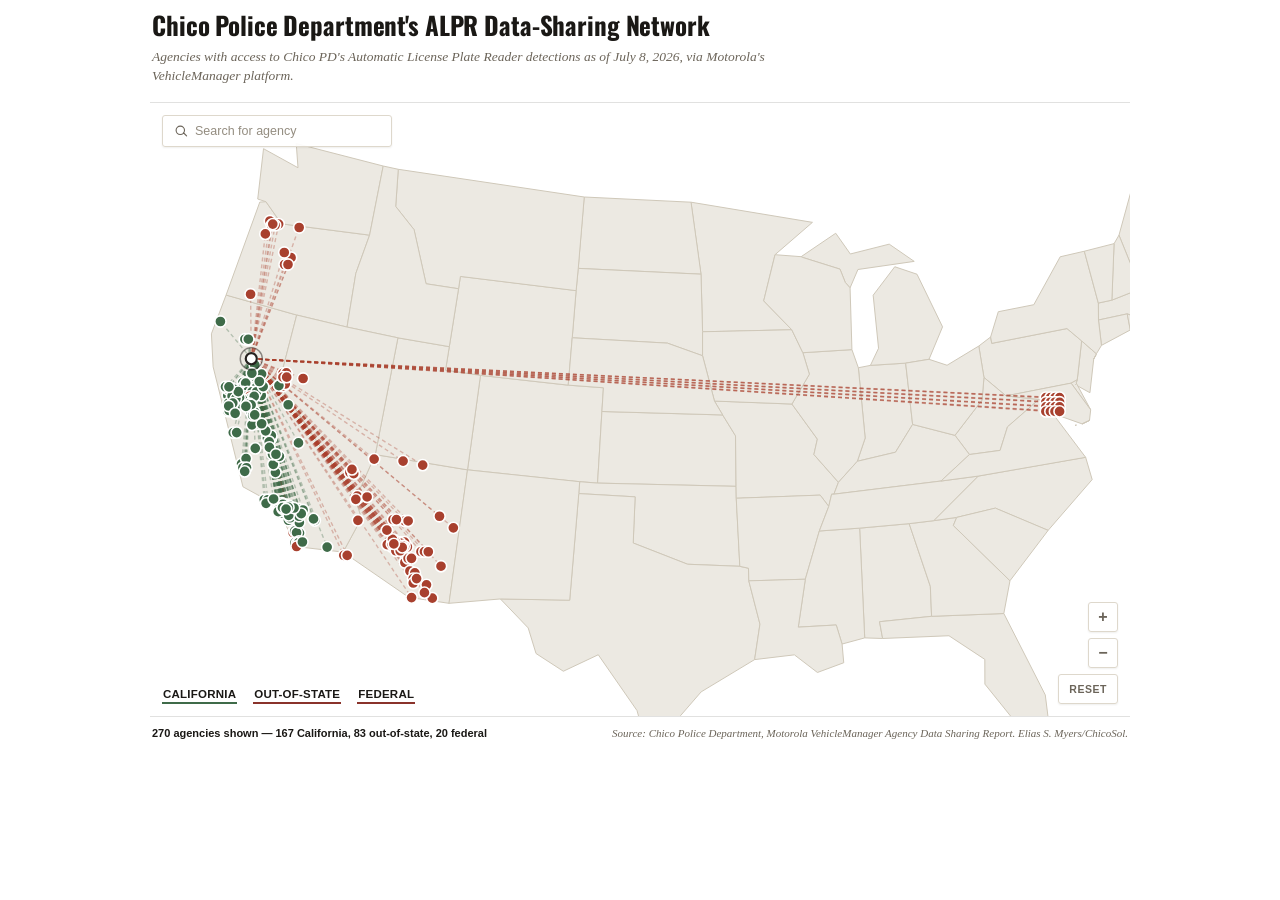
<file: index.html>
<!DOCTYPE html>
<html lang="en">
<head>
<meta charset="UTF-8" />
<meta name="viewport" content="width=device-width, initial-scale=1.0" />
<title>Chico Police Department's ALPR Data-Sharing Network</title>
<!-- ==========================================================================
     ChicoSol ALPR Data-Sharing Network Map as of July 8, 2026.

     Sources/data set available at https://github.com/eliassantiagomyers-glitch/chico-alpr

     By Elias S. Myers - contact: signal: @emsf.42 or by visiting https://eliassmyers.wiki

     Copyright ChicoSol 2026
     ========================================================================== -->
<link rel="preconnect" href="https://fonts.googleapis.com" />
<link rel="preconnect" href="https://fonts.gstatic.com" crossorigin />
<link href="https://fonts.googleapis.com/css2?family=Oswald:wght@700&display=swap" rel="stylesheet" />
</head>
<body>
<div id="calpr-root" class="calpr-root">
  <div class="calpr-card">
    <div class="calpr-header">
      <h1 class="calpr-title">Chico Police Department's ALPR Data-Sharing Network</h1>
      <p class="calpr-subtitle">Agencies with access to Chico PD's Automatic License Plate Reader detections as of July 8, 2026, via Motorola's VehicleManager platform.</p>
    </div>

    <div class="calpr-map-wrap">
      <svg id="calpr-svg" class="calpr-svg" viewBox="0 0 975 610" preserveAspectRatio="xMidYMid meet" role="img" aria-label="Map of the United States showing agencies with ALPR data-sharing access to Chico Police Department">
        <rect class="calpr-bg" x="0" y="0" width="975" height="610"></rect>
        <g id="calpr-viewport">
          <g id="calpr-states"></g>
          <g id="calpr-lines"></g>
          <g id="calpr-pins"></g>
        </g>
      </svg>

      <div class="calpr-search" id="calpr-search">
        <svg class="calpr-search-icon" viewBox="0 0 20 20" aria-hidden="true"><path d="M13.5 12.5 L18 17 M9 15a6 6 0 1 1 0-12 6 6 0 0 1 0 12Z" fill="none" stroke="currentColor" stroke-width="1.6" stroke-linecap="round"/></svg>
        <input type="text" id="calpr-search-input" class="calpr-search-input" placeholder="Search for agency" autocomplete="off" aria-label="Search for agency" aria-expanded="false" role="combobox" aria-owns="calpr-search-results" aria-autocomplete="list" />
        <button type="button" class="calpr-search-clear" id="calpr-search-clear" aria-label="Clear search" hidden>&times;</button>
        <div class="calpr-search-results" id="calpr-search-results" role="listbox" hidden></div>
      </div>

      <div class="calpr-filterbar" role="group" aria-label="Filter agencies by category">
        <button type="button" class="calpr-textToggleCalifornia is-active" id="calpr-filter-california" data-cat="california">California</button>
        <button type="button" class="calpr-textToggle is-active" id="calpr-filter-outofstate" data-cat="outofstate">Out-of-State</button>
        <button type="button" class="calpr-textToggle is-active" id="calpr-filter-federal" data-cat="federal">Federal</button>
      </div>

      <div class="calpr-controls" role="group" aria-label="Map zoom controls">
        <button type="button" class="calpr-btn" id="calpr-zoom-in" aria-label="Zoom in">+</button>
        <button type="button" class="calpr-btn" id="calpr-zoom-out" aria-label="Zoom out">&#8722;</button>
        <button type="button" class="calpr-btn calpr-btn-wide" id="calpr-reset" aria-label="Reset map view">Reset</button>
      </div>

      <div class="calpr-popup" id="calpr-popup" hidden>
        <button type="button" class="calpr-popup-close" id="calpr-popup-close" aria-label="Close">&times;</button>
        <div class="calpr-popup-name" id="calpr-popup-name"></div>
        <div class="calpr-popup-row"><span class="calpr-popup-label">Type</span><span id="calpr-popup-type"></span></div>
        <div class="calpr-popup-row"><span class="calpr-popup-label">State</span><span id="calpr-popup-state"></span></div>
        <div class="calpr-popup-row"><span class="calpr-popup-label">Location</span><span id="calpr-popup-location"></span></div>
      </div>
    </div>

    <div class="calpr-footer">
      <span id="calpr-count" class="calpr-count"></span>
      <span class="calpr-source">Source: Chico Police Department, Motorola VehicleManager Agency Data Sharing Report. Elias S. Myers/ChicoSol.</span>
    </div>
  </div>
</div>

<style>
  #calpr-root, #calpr-root * { box-sizing: border-box; }
  .calpr-root {
    --calpr-ink: #1a1815;
    --calpr-ink-soft: #6b6459;
    --calpr-ink-faint: #948d80;
    --calpr-rule: rgba(26, 24, 21, 0.13);
    --calpr-surface: #faf9f7;
    --calpr-surface-line: #ded8cc;
    --calpr-accent: #8a332b;
    --calpr-accent-dark: #6c2620;
    --calpr-hub: #262220;
    --calpr-state-fill: #ece9e2;
    --calpr-state-stroke: #cfc8b9;
    --calpr-green: #3f6b49;
    --calpr-green-dark: #2b4d34;
    --calpr-green-line-dim: rgba(63, 107, 73, 0.32);
    --calpr-red2: #a8402e;
    --calpr-red2-dark: #832f21;
    --calpr-red2-line-dim: rgba(168, 64, 46, 0.32);
    font-family: "Source Serif 4", Georgia, serif;
    color: var(--calpr-ink);
    background: transparent;
    max-width: 980px;
    margin: 0 auto;
  }

  .calpr-h1 {
    font-family: Arial, Helvetica, sans-serif;
    font-weight: 600;
  }

  .calpr-card {
    background: transparent;
  }

  .calpr-header {
    background: transparent;
    color: var(--calpr-ink);
    padding: 2px 2px 16px;
    border-bottom: 1px solid var(--calpr-rule);
  }
  .calpr-title {
    margin: 0 0 6px;
    font-family: "Oswald", Arial, Helvetica, sans-serif;
    font-size: clamp(19px, 2.7vw, 25px);
    font-weight: 700;
    letter-spacing: -0.005em;
    line-height: 1.22;
  }
  .calpr-subtitle {
    margin: 0;
    font-size: 13.5px;
    line-height: 1.45;
    color: var(--calpr-ink-soft);
    font-style: italic;
    max-width: 640px;
  }

  .calpr-search {
    position: absolute;
    left: 12px;
    top: 12px;
    z-index: 3;
    width: 230px;
    max-width: calc(100% - 24px);
    font-family: Arial, Helvetica, sans-serif;
  }
  .calpr-search-icon {
    position: absolute;
    left: 12px;
    top: 50%;
    transform: translateY(-50%);
    width: 14px;
    height: 14px;
    color: var(--calpr-ink-soft);
    pointer-events: none;
  }
  .calpr-search-input {
    width: 100%;
    box-sizing: border-box;
    padding: 8px 28px 8px 32px;
    border: 1px solid var(--calpr-surface-line);
    border-radius: 3px;
    background: rgba(255,255,255,0.92);
    color: var(--calpr-ink);
    font-size: 12.5px;
    font-family: inherit;
    box-shadow: 0 1px 2px rgba(26,24,21,0.07);
  }
  .calpr-search-input::placeholder { color: var(--calpr-ink-faint); }
  .calpr-search-input:hover { background: #fff; border-color: var(--calpr-ink-faint); }
  .calpr-search-input:focus {
    outline: none;
    border-color: var(--calpr-accent);
    box-shadow: 0 0 0 3px rgba(138,51,43,0.14);
  }
  .calpr-search-clear {
    position: absolute;
    right: 7px;
    top: 50%;
    transform: translateY(-50%);
    border: none;
    background: none;
    color: var(--calpr-ink-faint);
    font-size: 15px;
    line-height: 1;
    cursor: pointer;
    padding: 4px;
  }
  .calpr-search-clear:hover { color: var(--calpr-accent); }
  .calpr-search-results {
    position: absolute;
    z-index: 6;
    top: calc(100% + 5px);
    left: 0;
    right: 0;
    max-height: 250px;
    overflow-y: auto;
    background: #fff;
    border: 1px solid var(--calpr-surface-line);
    border-radius: 3px;
    box-shadow: 0 4px 16px rgba(26,24,21,0.15);
    padding: 3px;
  }
  .calpr-search-result {
    display: flex;
    flex-direction: column;
    gap: 1px;
    padding: 6px 8px;
    border-radius: 2px;
    cursor: pointer;
  }
  .calpr-search-result-name {
    font-size: 12px;
    font-weight: 700;
    color: var(--calpr-ink);
  }
  .calpr-search-result-sub {
    font-size: 10px;
    color: var(--calpr-ink-soft);
    font-family: Arial, sans-serif;
  }
  .calpr-search-result.is-highlighted,
  .calpr-search-result:hover {
    background: var(--calpr-surface);
  }
  .calpr-search-empty {
    padding: 8px;
    font-size: 11.5px;
    color: var(--calpr-ink-soft);
  }

  .calpr-filterbar {
    position: absolute;
    left: 12px;
    bottom: 12px;
    z-index: 3;
    display: flex;
    flex-wrap: wrap;
    align-items: baseline;
    gap: 2px 16px;
    font-family: Arial, Helvetica, sans-serif;
  }
  .calpr-textToggle {
    border: none;
    background: none;
    padding: 2px 1px;
    font-family: inherit;
    font-size: 11.5px;
    font-weight: 700;
    letter-spacing: 0.02em;
    text-transform: uppercase;
    color: var(--calpr-ink-faint);
    opacity: 0.65;
    cursor: pointer;
    border-bottom: 2px solid transparent;
  }
  .calpr-textToggleCalifornia {
    border: none;
    background: none;
    padding: 2px 1px;
    font-family: inherit;
    font-size: 11.5px;
    font-weight: 700;
    letter-spacing: 0.02em;
    text-transform: uppercase;
    color: var(--calpr-ink-faint);
    opacity: 0.65;
    cursor: pointer;
    border-bottom: 2px solid transparent;
  }
  .calpr-textToggle:hover { opacity: 0.9; }
  .calpr-textToggle.is-active {
    opacity: 1;
    color: var(--calpr-ink);
    border-bottom-color: var(--calpr-accent);
  }
  .calpr-textToggleCalifornia:hover { opacity: 0.9; }
  .calpr-textToggleCalifornia.is-active {
    opacity: 1;
    color: var(--calpr-ink);
    border-bottom-color: var(--calpr-green);
  }
  .calpr-map-wrap {
    position: relative;
    width: 100%;
    aspect-ratio: 975 / 610;
    background: transparent;
    overflow: hidden;
    touch-action: none;
  }
  .calpr-svg {
    display: block;
    width: 100%;
    height: 100%;
  }
  .calpr-bg { fill: transparent; }

  .calpr-state {
    fill: var(--calpr-state-fill);
    stroke: var(--calpr-state-stroke);
    stroke-width: 1;
    vector-effect: non-scaling-stroke;
  }

  .calpr-line {
    fill: none;
    stroke: var(--calpr-ink-faint);
    stroke-width: 1.4;
    stroke-dasharray: 4 3;
    opacity: 0.45;
    vector-effect: non-scaling-stroke;
    pointer-events: none;
    transition: stroke 0.15s ease, stroke-width 0.15s ease, opacity 0.15s ease;
  }
  .calpr-line.cat-ca { stroke: var(--calpr-green-line-dim); opacity: 1; }
  .calpr-line.cat-other { stroke: var(--calpr-red2-line-dim); opacity: 1; }
  .calpr-line.is-active { stroke-width: 2.4; opacity: 1; stroke-dasharray: none; }
  .calpr-line.is-active.cat-ca { stroke: var(--calpr-green); }
  .calpr-line.is-active.cat-other { stroke: var(--calpr-red2); }
  .calpr-line.is-hidden { display: none; }

  .calpr-pin.is-hidden { display: none; }
  .calpr-pin-hit {
    fill: transparent;
    cursor: pointer;
  }
  .calpr-pin-dot {
    fill: var(--calpr-accent);
    stroke: #fff;
    stroke-width: 1.6;
    transition: fill 0.15s ease, r 0.12s ease;
  }
  .calpr-pin-dot.cat-ca { fill: var(--calpr-green); }
  .calpr-pin-dot.cat-other { fill: var(--calpr-red2); }
  .calpr-pin.is-active .calpr-pin-dot.cat-ca,
  .calpr-pin:hover .calpr-pin-dot.cat-ca,
  .calpr-pin:focus-visible .calpr-pin-dot.cat-ca {
    fill: var(--calpr-green-dark);
  }
  .calpr-pin.is-active .calpr-pin-dot.cat-other,
  .calpr-pin:hover .calpr-pin-dot.cat-other,
  .calpr-pin:focus-visible .calpr-pin-dot.cat-other {
    fill: var(--calpr-red2-dark);
  }
  .calpr-pin:focus-visible .calpr-pin-hit {
    outline: 2px solid var(--calpr-accent-dark);
    outline-offset: 2px;
  }

  .calpr-hub-ring {
    fill: none;
    stroke: var(--calpr-hub);
    stroke-width: 1.4;
    vector-effect: non-scaling-stroke;
    opacity: 0.5;
  }
  .calpr-hub-dot {
    fill: #fff;
    stroke: var(--calpr-hub);
    stroke-width: 2.2;
    vector-effect: non-scaling-stroke;
  }

  .calpr-controls {
    position: absolute;
    right: 12px;
    bottom: 12px;
    display: flex;
    flex-direction: column;
    align-items: flex-end;
    gap: 6px;
    z-index: 3;
    font-family: Arial, Helvetica, sans-serif;
  }
  .calpr-btn {
    width: 30px;
    height: 30px;
    border-radius: 3px;
    border: 1px solid var(--calpr-surface-line);
    background: rgba(255,255,255,0.92);
    color: var(--calpr-ink-soft);
    font-size: 16px;
    font-weight: 600;
    line-height: 1;
    cursor: pointer;
    display: flex;
    align-items: center;
    justify-content: center;
    box-shadow: 0 1px 2px rgba(26,24,21,0.07);
  }
  .calpr-btn:hover { background: var(--calpr-accent); border-color: var(--calpr-accent); color: #fff; }
  .calpr-btn:active { transform: translateY(1px); }
  .calpr-btn-wide { width: auto; padding: 0 10px; font-size: 10.5px; font-weight: 700; text-transform: uppercase; letter-spacing: 0.05em; }

  .calpr-popup {
    position: absolute;
    z-index: 4;
    min-width: 190px;
    max-width: 250px;
    background: #fff;
    border: 1px solid var(--calpr-surface-line);
    border-top: 2px solid var(--calpr-accent);
    border-radius: 2px;
    box-shadow: 0 8px 24px rgba(26,24,21,0.16);
    padding: 10px 12px 11px;
    font-size: 12.5px;
  }
  .calpr-popup::before {
    content: "";
    position: absolute;
    left: 50%;
    bottom: -7px;
    transform: translateX(-50%);
    border: 6px solid transparent;
    border-top-color: #fff;
  }
  .calpr-popup-close {
    position: absolute;
    top: 4px;
    right: 6px;
    border: none;
    background: none;
    font-size: 15px;
    line-height: 1;
    color: var(--calpr-ink-faint);
    cursor: pointer;
    padding: 4px;
    font-family: Arial, sans-serif;
  }
  .calpr-popup-close:hover { color: var(--calpr-accent); }
  .calpr-popup-name {
    font-weight: 700;
    font-size: 13.5px;
    line-height: 1.25;
    color: var(--calpr-ink);
    padding-right: 16px;
    margin-bottom: 6px;
    font-family: "Source Serif 4", Georgia, serif;
  }
  .calpr-popup-row {
    display: flex;
    justify-content: space-between;
    gap: 10px;
    padding: 3px 0;
    border-top: 1px solid var(--calpr-rule);
    font-family: Arial, Helvetica, sans-serif;
  }
  .calpr-popup-row:first-of-type { border-top: none; }
  .calpr-popup-label {
    color: var(--calpr-ink-faint);
    font-weight: 700;
    text-transform: uppercase;
    font-size: 9.5px;
    letter-spacing: 0.05em;
    padding-top: 2px;
  }

  .calpr-footer {
    display: flex;
    flex-wrap: wrap;
    gap: 4px 14px;
    align-items: center;
    justify-content: space-between;
    padding: 10px 2px 2px;
    border-top: 1px solid var(--calpr-rule);
    font-size: 11px;
    color: var(--calpr-ink-soft);
    font-family: Arial, Helvetica, sans-serif;
  }
  .calpr-count { font-weight: 700; color: var(--calpr-ink); }
  .calpr-source { font-style: italic; font-family: "Source Serif 4", Georgia, serif; }

  @media (max-width: 520px) {
    .calpr-title { font-size: 17px; }
    .calpr-subtitle { font-size: 12.5px; }
    .calpr-footer { flex-direction: column; align-items: flex-start; gap: 2px; }
    .calpr-popup { max-width: 200px; font-size: 12px; }
    .calpr-search { width: 68%; }
    .calpr-search-input { font-size: 12.5px; padding: 7px 26px 7px 30px; }
    .calpr-textToggle { font-size: 10.5px; }
    .calpr-filterbar { gap: 2px 10px; }
  }

  @media (prefers-reduced-motion: reduce) {
    .calpr-line, .calpr-pin-dot { transition: none; }
  }
</style>

<script>
(function () {
  "use strict";

  /* WordPress note: avoid literal ampersand-ampersand (logical AND) anywhere
     in this script. WordPress's content filters rewrite bare ampersands to
     HTML entities (e.g. amp-038-semicolon), and since browsers never decode
     entities inside script tags, that breaks the JS parser on the front end
     even though it looks fine in the editor. This helper replaces every
     ampersand-ampersand below so nothing here ever needs that character. */
  function allTrue() {
    for (var i = 0; i < arguments.length; i++) {
      if (!arguments[i]) return false;
    }
    return true;
  }

  /* ---------------------------------------------------------------------
     AGENCY DATA STARTS HERE
     Replace AGENCIES with a fresh export any time. Each record needs:
       name, state, type, lat, lon   (x / y are optional - auto-computed)
     Optional: "status" ("active"/"inactive"), "confidence" (informational).
  --------------------------------------------------------------------- */
  var MAP_W = 975, MAP_H = 610;
  var CHICO = {"name":"Chico Police Department","lat":39.7285,"lon":-121.8375,"x":56.8,"y":221.13};
  var AGENCIES = [{"name":"Alhambra Police Department","state":"California","type":"Police","lat":34.0953,"lon":-118.127,"location":"Alhambra, CA","confidence":"city","status":"active","x":89.16,"y":362.66},{"name":"Anderson Police Department","state":"California","type":"Police","lat":40.4487,"lon":-122.2969,"location":"Anderson, CA","confidence":"city","status":"active","x":53.66,"y":203.12},{"name":"Arroyo Grande Police Department","state":"California","type":"Police","lat":35.1186,"lon":-120.591,"location":"Arroyo Grande, CA","confidence":"city","status":"active","x":50.58,"y":328.86},{"name":"Bakersfield Police Department","state":"California","type":"Police","lat":35.3733,"lon":-119.0187,"location":"Bakersfield, CA","confidence":"city","status":"active","x":80.01,"y":330.37},{"name":"Brea Police Department","state":"California","type":"Police","lat":33.9167,"lon":-117.9,"location":"Brea, CA","confidence":"city","status":"active","x":92.34,"y":367.61},{"name":"Brentwood Police Department","state":"California","type":"Police","lat":37.9319,"lon":-121.6958,"location":"Brentwood, CA","confidence":"city","status":"active","x":48.17,"y":261.45},{"name":"CA Parole Apprehension Team","state":"California","type":"State","lat":38.5816,"lon":-121.4944,"location":"Sacramento, CA","confidence":"regional","status":"active","x":55.56,"y":244.31},{"name":"California Department of Fish And Wildlife","state":"California","type":"State","lat":38.5816,"lon":-121.4944,"location":"Sacramento, CA","confidence":"regional","status":"active","x":58.33,"y":245.55},{"name":"California Department Of Insurance","state":"California","type":"State","lat":38.5816,"lon":-121.4944,"location":"Sacramento, CA","confidence":"regional","status":"active","x":59.11,"y":246.89},{"name":"California Department of Motor Vehicles","state":"California","type":"Other","lat":38.5816,"lon":-121.4944,"location":"Sacramento, CA","confidence":"regional","status":"active","x":59.27,"y":248.43},{"name":"Camp Pendleton Provost Marshall Office","state":"California","type":"Federal","lat":33.1959,"lon":-117.3795,"location":"Oceanside, CA","confidence":"regional","status":"active","x":98.15,"y":383.48},{"name":"Camp Verde Marshals Office","state":"Arizona","type":"Other","lat":34.5628,"lon":-111.8577,"location":"Camp Verde, AZ","confidence":"city","status":"active","x":205.48,"y":372.94},{"name":"Carlsbad Police Department","state":"California","type":"Police","lat":33.1581,"lon":-117.3506,"location":"Carlsbad, CA","confidence":"city","status":"active","x":98.49,"y":386.82},{"name":"CDTFA Tax Investigations and Inspections Bureau","state":"California","type":"Other","lat":38.5816,"lon":-121.4944,"location":"Sacramento, CA","confidence":"regional","status":"active","x":53.37,"y":251.06},{"name":"Ceres Police Department","state":"California","type":"Police","lat":37.5949,"lon":-120.9577,"location":"Ceres, CA","confidence":"city","status":"active","x":58.79,"y":272.35},{"name":"Churchill County Sheriffs Office","state":"Nevada","type":"Sheriff","lat":39.4735,"lon":-118.7774,"location":"Fallon, NV","confidence":"county","status":"active","x":106.6,"y":240.19},{"name":"Coalinga Police Department","state":"California","type":"Police","lat":36.1397,"lon":-120.3608,"location":"Coalinga, CA","confidence":"city","status":"active","x":60.61,"y":307.32},{"name":"Colton Police Department","state":"California","type":"Police","lat":34.0739,"lon":-117.3136,"location":"Colton, CA","confidence":"city","status":"active","x":103.82,"y":366.58},{"name":"Concord Police Department","state":"California","type":"Police","lat":37.978,"lon":-122.0311,"location":"Concord, CA","confidence":"city","status":"active","x":42.73,"y":258.83},{"name":"Davis Police Department","state":"California","type":"Police","lat":38.5449,"lon":-121.7405,"location":"Davis, CA","confidence":"city","status":"active","x":51.17,"y":247.7},{"name":"Department Of Cannabis Control California","state":"California","type":"Other","lat":38.5816,"lon":-121.4944,"location":"Sacramento, CA","confidence":"regional","status":"active","x":52.33,"y":249.91},{"name":"Department of Interior (DOI) US Park Police","state":"District of Columbia","type":"Federal","lat":38.9072,"lon":-77.0369,"location":"Washington, DC","confidence":"national","status":"active"},{"name":"Escondido Police Department","state":"California","type":"Police","lat":33.1192,"lon":-117.0864,"location":"Escondido, CA","confidence":"city","status":"active","x":103.15,"y":388.79},{"name":"Folsom Police Department","state":"California","type":"Police","lat":38.6779,"lon":-121.1761,"location":"Folsom, CA","confidence":"city","status":"active","x":61.53,"y":247.39},{"name":"US Forest Service","state":"District of Columbia","type":"Federal","lat":38.9072,"lon":-77.0369,"location":"Washington, DC","confidence":"national","status":"active"},{"name":"Fresno County District Attorney","state":"California","type":"Other","lat":36.7378,"lon":-119.7871,"location":"Fresno, CA","confidence":"county","status":"active","x":74.08,"y":294.11},{"name":"Fresno Police Department","state":"California","type":"Police","lat":36.7378,"lon":-119.7871,"location":"Fresno, CA","confidence":"city","status":"active","x":71.87,"y":297.94},{"name":"Hillsboro Police Department","state":"Oregon","type":"Police","lat":45.5229,"lon":-122.9898,"location":"Hillsboro, OR","confidence":"city","status":"active","x":74.69,"y":88.74},{"name":"Huntington Beach Police Department","state":"California","type":"Police","lat":33.6603,"lon":-117.9992,"location":"Huntington Beach, CA","confidence":"city","status":"active","x":89.2,"y":372.89},{"name":"Inyo County Sheriffs Department","state":"California","type":"Sheriff","lat":36.8021,"lon":-118.2001,"location":"Independence, CA","confidence":"county","status":"active","x":102.17,"y":302.07},{"name":"IRS Criminal Investigations","state":"District of Columbia","type":"Federal","lat":38.9072,"lon":-77.0369,"location":"Washington, DC","confidence":"national","status":"active"},{"name":"La Habra Police Department","state":"California","type":"Police","lat":33.9319,"lon":-117.9462,"location":"La Habra, CA","confidence":"city","status":"active","x":91.58,"y":367.07},{"name":"LA Port Police","state":"California","type":"Police","lat":33.7361,"lon":-118.2922,"location":"San Pedro, CA","confidence":"city","status":"active","x":84.25,"y":369.94},{"name":"Las Vegas Metro Police Department","state":"Nevada","type":"Police","lat":36.1699,"lon":-115.1398,"location":"Las Vegas, NV","confidence":"city","status":"active","x":153.04,"y":330.52},{"name":"Lathrop Police Department","state":"California","type":"Police","lat":37.8249,"lon":-121.2794,"location":"Lathrop, CA","confidence":"city","status":"active","x":54.64,"y":265.77},{"name":"Los Angeles County Sheriff","state":"California","type":"Sheriff","lat":34.0522,"lon":-118.2437,"location":"Los Angeles, CA","confidence":"county","status":"active","x":84.6,"y":364.4},{"name":"Marin County Sheriffs Office","state":"California","type":"Sheriff","lat":37.9735,"lon":-122.5311,"location":"San Rafael, CA","confidence":"county","status":"active","x":34.19,"y":256.52},{"name":"McFarland Police Department","state":"California","type":"Police","lat":35.6783,"lon":-119.2288,"location":"McFarland, CA","confidence":"city","status":"active","x":77.96,"y":322.66},{"name":"Mesquite Police Department","state":"Nevada","type":"Police","lat":36.8055,"lon":-114.0669,"location":"Mesquite, NV","confidence":"city","status":"active","x":174.89,"y":317.63},{"name":"Modesto Police Department","state":"California","type":"Police","lat":37.6391,"lon":-120.9969,"location":"Modesto, CA","confidence":"city","status":"active","x":58.38,"y":268.64},{"name":"Morro Bay Police Department","state":"California","type":"Police","lat":35.3658,"lon":-120.8499,"location":"Morro Bay, CA","confidence":"city","status":"active","x":47.44,"y":322.17},{"name":"Newport Beach Police Department","state":"California","type":"Police","lat":33.6189,"lon":-117.9298,"location":"Newport Beach, CA","confidence":"city","status":"active","x":90.25,"y":374.11},{"name":"Oceanside Police Department","state":"California","type":"Police","lat":33.1959,"lon":-117.3795,"location":"Oceanside, CA","confidence":"city","status":"active","x":98.15,"y":388.24},{"name":"Oxnard Police Department","state":"California","type":"Police","lat":34.1975,"lon":-119.1771,"location":"Oxnard, CA","confidence":"city","status":"active","x":70.7,"y":353.22},{"name":"Pasadena Police Department","state":"California","type":"Police","lat":34.1478,"lon":-118.1445,"location":"Pasadena, CA","confidence":"city","status":"active","x":89.12,"y":361.42},{"name":"Paso Robles Police Department","state":"California","type":"Police","lat":35.6266,"lon":-120.691,"location":"Paso Robles, CA","confidence":"city","status":"active","x":51.79,"y":317.15},{"name":"Phoenix Police Department","state":"Arizona","type":"Police","lat":33.4484,"lon":-112.074,"location":"Phoenix, AZ","confidence":"city","status":"active","x":194.07,"y":398.73},{"name":"Pismo Beach Police Department","state":"California","type":"Police","lat":35.1428,"lon":-120.6413,"location":"Pismo Beach, CA","confidence":"city","status":"active","x":49.83,"y":328.08},{"name":"Porterville Police Department","state":"California","type":"Police","lat":36.0652,"lon":-119.0168,"location":"Porterville, CA","confidence":"city","status":"active","x":83.84,"y":315},{"name":"Portland Police Bureau","state":"Oregon","type":"Police","lat":45.5152,"lon":-122.6784,"location":"Portland, OR","confidence":"city","status":"active","x":79.4,"y":92.67},{"name":"Redmond Police Department","state":"Oregon","type":"Police","lat":44.2726,"lon":-121.1739,"location":"Redmond, OR","confidence":"city","status":"active","x":95.04,"y":123.99},{"name":"Redondo Beach Police Department","state":"California","type":"Police","lat":33.8492,"lon":-118.3884,"location":"Redondo Beach, CA","confidence":"city","status":"active","x":83.1,"y":367},{"name":"Redwood City PD","state":"California","type":"Police","lat":37.4852,"lon":-122.2364,"location":"Redwood City, CA","confidence":"city","status":"active","x":36.16,"y":271.09},{"name":"Reno Tahoe Airport Police Department","state":"Nevada","type":"Police","lat":39.5296,"lon":-119.8138,"location":"Reno, NV","confidence":"city","status":"active","x":92.18,"y":234.58},{"name":"Sacramento County Sheriffs Office","state":"California","type":"Sheriff","lat":38.5816,"lon":-121.4944,"location":"Sacramento, CA","confidence":"county","status":"active","x":52.01,"y":246.89},{"name":"Sacramento Police Department","state":"California","type":"Police","lat":38.5816,"lon":-121.4944,"location":"Sacramento, CA","confidence":"city","status":"active","x":52.79,"y":245.55},{"name":"Salt River Pima Maricopa Indian Community Police Dept","state":"Arizona","type":"Police","lat":33.4942,"lon":-111.9261,"location":"Scottsdale, AZ","confidence":"regional","status":"active","x":200.16,"y":396.82},{"name":"San Bernardino County Sheriffs","state":"California","type":"Sheriff","lat":34.1083,"lon":-117.2898,"location":"San Bernardino, CA","confidence":"county","status":"active","x":106.64,"y":367.18},{"name":"San Diego County District Attorney","state":"California","type":"State","lat":32.7157,"lon":-117.1611,"location":"San Diego, CA","confidence":"county","status":"active","x":99.74,"y":394.92},{"name":"San Luis Obispo Sheriffs Office","state":"California","type":"Sheriff","lat":35.2828,"lon":-120.6596,"location":"San Luis Obispo, CA","confidence":"county","status":"active","x":48.12,"y":326.18},{"name":"Santa Ana Police Department","state":"California","type":"Police","lat":33.7455,"lon":-117.8677,"location":"Santa Ana, CA","confidence":"city","status":"active","x":92.04,"y":373.94},{"name":"Santa Monica Police Department","state":"California","type":"Police","lat":34.0195,"lon":-118.4912,"location":"Santa Monica, CA","confidence":"city","status":"active","x":82.15,"y":362.77},{"name":"Seal Beach Police Department","state":"California","type":"Police","lat":33.7414,"lon":-118.1048,"location":"Seal Beach, CA","confidence":"city","status":"active","x":87.7,"y":370.63},{"name":"Shasta County Sheriffs Office","state":"California","type":"Sheriff","lat":40.5865,"lon":-122.3917,"location":"Redding, CA","confidence":"county","status":"active","x":52.97,"y":202.02},{"name":"Signal Hill Police Department","state":"California","type":"Police","lat":33.8028,"lon":-118.167,"location":"Signal Hill, CA","confidence":"city","status":"active","x":86.89,"y":369},{"name":"The Dalles Police Department","state":"Oregon","type":"Police","lat":45.5946,"lon":-121.1787,"location":"The Dalles, OR","confidence":"city","status":"active","x":102.83,"y":94.98},{"name":"Torrance Police Department","state":"California","type":"Police","lat":33.8358,"lon":-118.3406,"location":"Torrance, CA","confidence":"city","status":"active","x":83.9,"y":367.51},{"name":"Tulare County Sheriffs Department","state":"California","type":"Sheriff","lat":36.2077,"lon":-119.3473,"location":"Tulare, CA","confidence":"county","status":"active","x":78.81,"y":308},{"name":"UC Irvine Police Department","state":"California","type":"Police","lat":33.6846,"lon":-117.8265,"location":"Irvine, CA","confidence":"city","status":"active","x":92.47,"y":375.47},{"name":"UC Merced Police Department","state":"California","type":"Police","lat":37.3022,"lon":-120.483,"location":"Merced, CA","confidence":"city","status":"active","x":65.25,"y":283.39},{"name":"University of California Riverside Police Department","state":"California","type":"Police","lat":33.9806,"lon":-117.3755,"location":"Riverside, CA","confidence":"city","status":"active","x":100.01,"y":369.68},{"name":"Vacaville Police Department","state":"California","type":"Police","lat":38.3566,"lon":-121.9877,"location":"Vacaville, CA","confidence":"city","status":"active","x":45.82,"y":250.69},{"name":"Ventura County District Attorneys Office","state":"California","type":"State","lat":34.1975,"lon":-119.1771,"location":"Oxnard, CA","confidence":"county","status":"active","x":72.91,"y":357.05},{"name":"Ventura County Sheriff Department","state":"California","type":"Sheriff","lat":34.1975,"lon":-119.1771,"location":"Oxnard, CA","confidence":"county","status":"active","x":68.48,"y":357.05},{"name":"Woodland Police Department","state":"California","type":"Police","lat":38.6785,"lon":-121.7733,"location":"Woodland, CA","confidence":"city","status":"active","x":51.43,"y":244.6},{"name":"Amador County Sheriffs Office","state":"California","type":"Sheriff","lat":38.3488,"lon":-120.7738,"location":"Jackson, CA","confidence":"county","status":"active","x":66.4,"y":256.51},{"name":"Antioch Police Department","state":"California","type":"Police","lat":38.0049,"lon":-121.8058,"location":"Antioch, CA","confidence":"city","status":"active","x":46.74,"y":259.32},{"name":"Apache County Sheriffs Department","state":"Arizona","type":"Sheriff","lat":34.5061,"lon":-109.3609,"location":"St. Johns, AZ","confidence":"county","status":"active","x":251.03,"y":383.69},{"name":"Apache Junction Police Department","state":"Arizona","type":"Police","lat":33.4151,"lon":-111.5496,"location":"Apache Junction, AZ","confidence":"city","status":"active","x":206.84,"y":402.15},{"name":"Arcata Police Department","state":"California","type":"Police","lat":40.8665,"lon":-124.0828,"location":"Arcata, CA","confidence":"city","status":"active","x":27.12,"y":185.34},{"name":"Arizona Attorney General","state":"Arizona","type":"Other","lat":33.4484,"lon":-112.074,"location":"Phoenix, AZ","confidence":"regional","status":"active","x":197.24,"y":396.42},{"name":"Arizona Attorney General (Security Detail)","state":"Arizona","type":"State","lat":33.4484,"lon":-112.074,"location":"Phoenix, AZ","confidence":"regional","status":"active","x":199.21,"y":397.06},{"name":"Arizona Department of Public Safety","state":"Arizona","type":"State Police","lat":33.4484,"lon":-112.074,"location":"Phoenix, AZ","confidence":"regional","status":"active","x":200.42,"y":398.73},{"name":"Arizona Game and Fish Department","state":"Arizona","type":"State","lat":33.4484,"lon":-112.074,"location":"Phoenix, AZ","confidence":"regional","status":"active","x":200.42,"y":400.8},{"name":"ATF National Account","state":"District of Columbia","type":"Federal","lat":38.9072,"lon":-77.0369,"location":"Washington, DC","confidence":"national","status":"active","x":827.43,"y":263.81},{"name":"Avondale Police Department","state":"Arizona","type":"Police","lat":33.4356,"lon":-112.3496,"location":"Avondale, AZ","confidence":"city","status":"active","x":192.09,"y":399.17},{"name":"AZ HIDTA Investigation Support Center","state":"Arizona","type":"Federal","lat":33.4484,"lon":-112.074,"location":"Phoenix, AZ","confidence":"regional","status":"active","x":199.21,"y":402.46},{"name":"Azusa Police Department","state":"California","type":"Police","lat":34.1336,"lon":-117.9076,"location":"Azusa, CA","confidence":"city","status":"active","x":93.34,"y":362.75},{"name":"Bay Area Rapid Transit Police","state":"California","type":"Police","lat":37.8044,"lon":-122.2712,"location":"Oakland, CA","confidence":"regional","status":"active","x":37.56,"y":258.95},{"name":"Benson Police Department","state":"Arizona","type":"Police","lat":31.9678,"lon":-110.2942,"location":"Benson, AZ","confidence":"city","status":"active","x":225.22,"y":438.5},{"name":"Beverly Hills Police Department","state":"California","type":"Police","lat":34.0736,"lon":-118.4004,"location":"Beverly Hills, CA","confidence":"city","status":"active","x":84.08,"y":361.96},{"name":"Black Butte Ranch Police Department","state":"Oregon","type":"Police","lat":44.4062,"lon":-121.6438,"location":"Black Butte Ranch, OR","confidence":"city","status":"active","x":88.51,"y":119.05},{"name":"Buckeye Police Department","state":"Arizona","type":"Police","lat":33.3703,"lon":-112.5838,"location":"Buckeye, AZ","confidence":"city","status":"active","x":187.49,"y":399.88},{"name":"Buena Park Police Department","state":"California","type":"Police","lat":33.8675,"lon":-117.9981,"location":"Buena Park, CA","confidence":"city","status":"active","x":90.3,"y":368.29},{"name":"Bullhead City Police Department","state":"Arizona","type":"Police","lat":35.1478,"lon":-114.5683,"location":"Bullhead City, AZ","confidence":"city","status":"active","x":158.67,"y":353.14},{"name":"Burbank Police Department","state":"California","type":"Police","lat":34.1808,"lon":-118.309,"location":"Burbank, CA","confidence":"city","status":"active","x":86.31,"y":359.98},{"name":"Butte County Sheriffs Department","state":"California","type":"Sheriff","lat":39.5138,"lon":-121.5564,"location":"Oroville, CA","confidence":"county","status":"active","x":60.18,"y":227.17},{"name":"CAL FIRE","state":"California","type":"Police","lat":38.5816,"lon":-121.4944,"location":"Sacramento, CA","confidence":"regional","status":"active","x":57.08,"y":244.64},{"name":"California Department of Toxic Substances Control","state":"California","type":"State","lat":38.5816,"lon":-121.4944,"location":"Sacramento, CA","confidence":"regional","status":"active","x":58.79,"y":249.91},{"name":"California Franchise Tax Board","state":"California","type":"State","lat":38.5816,"lon":-121.4944,"location":"Sacramento, CA","confidence":"regional","status":"active","x":57.75,"y":251.06},{"name":"California Highway Patrol","state":"California","type":"Police","lat":38.5816,"lon":-121.4944,"location":"Sacramento, CA","confidence":"regional","status":"active","x":56.33,"y":251.69},{"name":"California State Lottery","state":"California","type":"State","lat":38.5816,"lon":-121.4944,"location":"Sacramento, CA","confidence":"regional","status":"active","x":54.78,"y":251.69},{"name":"Carson City Sheriffs Dept","state":"Nevada","type":"Police","lat":39.1638,"lon":-119.7674,"location":"Carson City, NV","confidence":"city","status":"active","x":88.18,"y":240.52},{"name":"Cathedral City Police Department","state":"California","type":"Police","lat":33.7797,"lon":-116.4653,"location":"Cathedral City, CA","confidence":"city","status":"active","x":117.83,"y":376.6},{"name":"Central Oregon Drug Enforcement","state":"Oregon","type":"Sheriff","lat":44.0582,"lon":-121.3153,"location":"Bend, OR","confidence":"regional","status":"active","x":91.55,"y":125.72},{"name":"Chino Police Department","state":"California","type":"Police","lat":34.0122,"lon":-117.6889,"location":"Chino, CA","confidence":"city","status":"active","x":96.68,"y":366.38},{"name":"City of Reno","state":"Nevada","type":"Police","lat":39.5296,"lon":-119.8138,"location":"Reno, NV","confidence":"city","status":"active","x":89.48,"y":231.88},{"name":"Clark County District Attorneys Office","state":"Nevada","type":"Other","lat":36.1699,"lon":-115.1398,"location":"Las Vegas, NV","confidence":"county","status":"active","x":153.04,"y":325.77},{"name":"Clovis Police Department","state":"California","type":"Police","lat":36.8252,"lon":-119.7029,"location":"Clovis, CA","confidence":"city","status":"active","x":76.05,"y":295.09},{"name":"Cochise County Sheriffs Office","state":"Arizona","type":"Sheriff","lat":31.4485,"lon":-109.9093,"location":"Bisbee, AZ","confidence":"county","status":"active","x":230.78,"y":451.29},{"name":"Contra Costa County Sheriffs","state":"California","type":"Sheriff","lat":38.0194,"lon":-122.1341,"location":"Martinez, CA","confidence":"county","status":"active","x":41.24,"y":257.43},{"name":"Coolidge Police Department","state":"Arizona","type":"Police","lat":32.9314,"lon":-111.5209,"location":"Coolidge, AZ","confidence":"city","status":"active","x":205.58,"y":413.13},{"name":"Corona Police Department","state":"California","type":"Police","lat":33.8753,"lon":-117.5664,"location":"Corona, CA","confidence":"city","status":"active","x":98.2,"y":369.95},{"name":"Costa Mesa Police Department","state":"California","type":"Police","lat":33.6411,"lon":-117.9187,"location":"Costa Mesa, CA","confidence":"city","status":"active","x":90.56,"y":373.66},{"name":"County of San Mateo Sheriffs Office","state":"California","type":"Sheriff","lat":37.4852,"lon":-122.2364,"location":"Redwood City, CA","confidence":"county","status":"active","x":36.16,"y":266.33},{"name":"Cypress Police Department","state":"California","type":"Police","lat":33.8169,"lon":-118.0373,"location":"Cypress, CA","confidence":"city","status":"active","x":89.32,"y":369.24},{"name":"Danville Police Department","state":"California","type":"Police","lat":37.8216,"lon":-121.9999,"location":"Danville, CA","confidence":"city","status":"active","x":42.3,"y":262.43},{"name":"Department of Transportation - Phoenix","state":"Arizona","type":"State","lat":33.4484,"lon":-112.074,"location":"Phoenix, AZ","confidence":"regional","status":"active","x":197.24,"y":403.1},{"name":"Department of Veterans Affairs - Office of Inspector General","state":"District of Columbia","type":"Federal","lat":38.9072,"lon":-77.0369,"location":"Washington, DC","confidence":"national","status":"active","x":829.18,"y":264.28},{"name":"Department of Veterans Affairs Police","state":"District of Columbia","type":"Federal","lat":38.9072,"lon":-77.0369,"location":"Washington, DC","confidence":"national","status":"active","x":830.46,"y":265.56},{"name":"Deschutes County Sheriffs Office","state":"Oregon","type":"Sheriff","lat":44.0582,"lon":-121.3153,"location":"Bend, OR","confidence":"county","status":"active","x":91.55,"y":130.47},{"name":"DOJ Criminal Division","state":"District of Columbia","type":"Federal","lat":38.9072,"lon":-77.0369,"location":"Washington, DC","confidence":"national","status":"active","x":830.93,"y":267.32},{"name":"Douglas County Sheriff","state":"Nevada","type":"Sheriff","lat":38.9538,"lon":-119.7657,"location":"Minden, NV","confidence":"county","status":"active","x":87.02,"y":247.56},{"name":"Downey Police Department","state":"California","type":"Police","lat":33.9401,"lon":-118.1332,"location":"Downey, CA","confidence":"city","status":"active","x":88.23,"y":366.09},{"name":"Drug Enforcement Administration (NATL)","state":"District of Columbia","type":"Federal","lat":38.9072,"lon":-77.0369,"location":"Washington, DC","confidence":"national","status":"active","x":830.46,"y":269.07},{"name":"Dublin Police Department","state":"California","type":"Police","lat":37.7022,"lon":-121.9358,"location":"Dublin, CA","confidence":"city","status":"active","x":42.66,"y":265.38},{"name":"El Dorado County District Attorneys Office","state":"California","type":"Other","lat":38.7296,"lon":-120.7985,"location":"Placerville, CA","confidence":"county","status":"active","x":68.23,"y":247.96},{"name":"El Mirage Police Department","state":"Arizona","type":"Police","lat":33.6131,"lon":-112.3243,"location":"El Mirage, AZ","confidence":"city","status":"active","x":193.25,"y":395.26},{"name":"El Segundo Police Department","state":"California","type":"Police","lat":33.9192,"lon":-118.4165,"location":"El Segundo, CA","confidence":"city","status":"active","x":82.97,"y":365.32},{"name":"Eloy Police Department","state":"Arizona","type":"Police","lat":32.7548,"lon":-111.547,"location":"Eloy, AZ","confidence":"city","status":"active","x":204.44,"y":417.03},{"name":"Federal Protective Service (FPS)","state":"District of Columbia","type":"Federal","lat":38.9072,"lon":-77.0369,"location":"Washington, DC","confidence":"national","status":"active","x":829.18,"y":270.35},{"name":"Florence Police Department","state":"Arizona","type":"Police","lat":33.0323,"lon":-111.3854,"location":"Florence, AZ","confidence":"city","status":"active","x":208.48,"y":408.9},{"name":"Fontana Police Department","state":"California","type":"Police","lat":34.0922,"lon":-117.435,"location":"Fontana, CA","confidence":"city","status":"active","x":101.71,"y":365.66},{"name":"Fort Mohave Tribal Police Department","state":"Arizona","type":"Police","lat":34.9997,"lon":-114.6069,"location":"Fort Mohave, AZ","confidence":"city","status":"active","x":157.31,"y":356.33},{"name":"Fountain Valley Police Department","state":"California","type":"Police","lat":33.7092,"lon":-117.9537,"location":"Fountain Valley, CA","confidence":"city","status":"active","x":90.28,"y":372},{"name":"Fredonia Police Department","state":"Arizona","type":"Police","lat":36.9439,"lon":-112.5254,"location":"Fredonia, AZ","confidence":"city","status":"active","x":202.72,"y":319.53},{"name":"Freeway Safety Network - EAST BAY","state":"California","type":"Police","lat":37.8044,"lon":-122.2712,"location":"Oakland, CA","confidence":"regional","status":"active","x":39.77,"y":262.78},{"name":"Fresno County Sheriffs Office","state":"California","type":"Sheriff","lat":36.7378,"lon":-119.7871,"location":"Fresno, CA","confidence":"county","status":"active","x":76.29,"y":297.94},{"name":"Fullerton Police Department","state":"California","type":"Police","lat":33.8704,"lon":-117.9242,"location":"Fullerton, CA","confidence":"city","status":"active","x":91.66,"y":368.54},{"name":"Gila County Sheriffs Office","state":"Arizona","type":"Sheriff","lat":33.3942,"lon":-110.7865,"location":"Globe, AZ","confidence":"county","status":"active","x":220.94,"y":402.52},{"name":"Glendale Community College Police Department","state":"Arizona","type":"Other","lat":33.5387,"lon":-112.186,"location":"Glendale, AZ","confidence":"city","status":"active","x":195.52,"y":395},{"name":"Glendale Police Department","state":"California","type":"Police","lat":34.1425,"lon":-118.2551,"location":"Glendale, CA","confidence":"city","status":"active","x":87.08,"y":361.06},{"name":"Glendale Police Department","state":"Arizona","type":"Police","lat":33.5387,"lon":-112.186,"location":"Glendale, AZ","confidence":"city","status":"active","x":195.52,"y":399.75},{"name":"Globe Police Department","state":"Arizona","type":"Police","lat":33.3942,"lon":-110.7865,"location":"Globe, AZ","confidence":"city","status":"active","x":220.94,"y":407.28},{"name":"Goodyear Police Department","state":"Arizona","type":"Police","lat":33.4353,"lon":-112.3576,"location":"Goodyear, AZ","confidence":"city","status":"active","x":191.94,"y":399.15},{"name":"Grass Valley Police Department","state":"California","type":"Police","lat":39.2191,"lon":-121.0611,"location":"Grass Valley, CA","confidence":"city","status":"active","x":66.71,"y":235.95},{"name":"Gresham Police Department","state":"Oregon","type":"Police","lat":45.5001,"lon":-122.4302,"location":"Gresham, OR","confidence":"city","status":"active","x":83.1,"y":91.71},{"name":"Hawthorne Police Department","state":"California","type":"Police","lat":33.9164,"lon":-118.3526,"location":"Hawthorne, CA","confidence":"city","status":"active","x":84.11,"y":365.67},{"name":"Henderson Police Department","state":"Nevada","type":"Police","lat":36.0395,"lon":-114.9817,"location":"Henderson, NV","confidence":"city","status":"active","x":155.26,"y":331.64},{"name":"Hillsborough Police Department","state":"California","type":"Police","lat":37.5741,"lon":-122.3789,"location":"Hillsborough, CA","confidence":"city","status":"active","x":34.27,"y":266.06},{"name":"ICE Homeland Security Investigations","state":"District of Columbia","type":"Federal","lat":38.9072,"lon":-77.0369,"location":"Washington, DC","confidence":"national","status":"active","x":827.43,"y":270.82},{"name":"Huachuca City Police Department","state":"Arizona","type":"Police","lat":31.627,"lon":-110.3376,"location":"Huachuca City, AZ","confidence":"city","status":"active","x":223.23,"y":446.05},{"name":"Huntington Park Police Department","state":"California","type":"Police","lat":33.9814,"lon":-118.2251,"location":"Huntington Park, CA","confidence":"city","status":"active","x":86.77,"y":364.77},{"name":"ICE Enforcement and Removal Operations","state":"District of Columbia","type":"Federal","lat":38.9072,"lon":-77.0369,"location":"Washington, DC","confidence":"national","status":"active","x":825.68,"y":270.35},{"name":"Imperial County District Attorney","state":"California","type":"Other","lat":32.792,"lon":-115.5631,"location":"El Centro, CA","confidence":"county","status":"active","x":129.73,"y":402.21},{"name":"Inglewood Police Department","state":"California","type":"Police","lat":33.9617,"lon":-118.3531,"location":"Inglewood, CA","confidence":"city","status":"active","x":84.34,"y":364.66},{"name":"Irvine Police Department","state":"California","type":"Police","lat":33.6846,"lon":-117.8265,"location":"Irvine, CA","confidence":"city","status":"active","x":92.47,"y":370.71},{"name":"Joint Regional Intelligence Center","state":"California","type":"Federal/State Hybrid","lat":38.5816,"lon":-121.4944,"location":"Sacramento, CA","confidence":"regional","status":"active"},{"name":"Kingman Police Department","state":"Arizona","type":"Police","lat":35.1894,"lon":-114.053,"location":"Kingman, AZ","confidence":"city","status":"active","x":168.15,"y":354.02},{"name":"Kings County District Attorneys Office","state":"California","type":"Other","lat":36.3274,"lon":-119.6457,"location":"Hanford, CA","confidence":"county","status":"active","x":74.24,"y":306.4},{"name":"La Mesa Police Department","state":"California","type":"Police","lat":32.7678,"lon":-117.0231,"location":"La Mesa, CA","confidence":"city","status":"active","x":102.56,"y":396.88},{"name":"La Palma Police Department","state":"California","type":"Police","lat":33.8464,"lon":-118.0467,"location":"La Palma, CA","confidence":"city","status":"active","x":89.31,"y":368.55},{"name":"La Paz County Sheriffs Office","state":"Arizona","type":"Sheriff","lat":34.1508,"lon":-114.2911,"location":"Parker, AZ","confidence":"county","status":"active","x":159.31,"y":376.51},{"name":"Lafayette Police Department","state":"California","type":"Police","lat":37.8858,"lon":-122.118,"location":"Lafayette, CA","confidence":"city","status":"active","x":40.68,"y":260.45},{"name":"Laguna Beach Police Department","state":"California","type":"Police","lat":33.5427,"lon":-117.7854,"location":"Laguna Beach, CA","confidence":"city","status":"active","x":92.49,"y":376.42},{"name":"Lodi Police Department","state":"California","type":"Police","lat":38.1341,"lon":-121.2722,"location":"Lodi, CA","confidence":"city","status":"active","x":56.63,"y":258.97},{"name":"Long Beach Police Department","state":"California","type":"Police","lat":33.7701,"lon":-118.1937,"location":"Long Beach, CA","confidence":"city","status":"active","x":86.23,"y":369.61},{"name":"Los Angeles CLEAR","state":"California","type":"Other","lat":34.0522,"lon":-118.2437,"location":"Los Angeles, CA","confidence":"regional","status":"active","x":86.81,"y":360.57},{"name":"Los Angeles County District Attorneys Office","state":"California","type":"Other","lat":34.0522,"lon":-118.2437,"location":"Los Angeles, CA","confidence":"county","status":"active","x":89.02,"y":364.4},{"name":"Los Banos Police Department","state":"California","type":"Police","lat":37.0585,"lon":-120.8499,"location":"Los Banos, CA","confidence":"city","status":"active","x":57.46,"y":284.72},{"name":"Madera County Sheriffs Department","state":"California","type":"Sheriff","lat":36.9613,"lon":-120.0607,"location":"Madera, CA","confidence":"county","status":"active","x":70.59,"y":290.48},{"name":"Manhattan Beach Police Department","state":"California","type":"Police","lat":33.8847,"lon":-118.4109,"location":"Manhattan Beach, CA","confidence":"city","status":"active","x":82.88,"y":366.12},{"name":"Manteca Police Department","state":"California","type":"Police","lat":37.7974,"lon":-121.2161,"location":"Manteca, CA","confidence":"city","status":"active","x":55.56,"y":266.67},{"name":"Marana Police Department","state":"Arizona","type":"Police","lat":32.4367,"lon":-111.2254,"location":"Marana, AZ","confidence":"city","status":"active","x":209.3,"y":425.18},{"name":"Maricopa Community College Police Dept","state":"Arizona","type":"Police","lat":33.4255,"lon":-111.94,"location":"Tempe, AZ","confidence":"regional","status":"active","x":199.64,"y":398.32},{"name":"Maricopa County District Attorneys Office","state":"Arizona","type":"Other","lat":33.4484,"lon":-112.074,"location":"Phoenix, AZ","confidence":"county","status":"active","x":195.28,"y":402.46},{"name":"Maricopa County Sheriffs Office","state":"Arizona","type":"Police","lat":33.4484,"lon":-112.074,"location":"Phoenix, AZ","confidence":"county","status":"active","x":194.07,"y":400.8},{"name":"Marysville Police Department","state":"California","type":"Police","lat":39.1457,"lon":-121.5914,"location":"Marysville, CA","confidence":"city","status":"active","x":57.35,"y":235.13},{"name":"Medford Police Department","state":"Oregon","type":"Police","lat":42.3265,"lon":-122.8756,"location":"Medford, OR","confidence":"city","status":"active","x":56.12,"y":159.15},{"name":"Merced Police Department","state":"California","type":"Police","lat":37.3022,"lon":-120.483,"location":"Merced, CA","confidence":"city","status":"active","x":65.25,"y":278.63},{"name":"Mesa Police Department","state":"Arizona","type":"Police","lat":33.4152,"lon":-111.8315,"location":"Mesa, AZ","confidence":"city","status":"active","x":201.61,"y":401.27},{"name":"Mono County Sheriffs Office","state":"California","type":"Sheriff","lat":38.2564,"lon":-119.2284,"location":"Bridgeport, CA","confidence":"county","status":"active","x":92.26,"y":265.36},{"name":"Monterey County Sheriffs Office","state":"California","type":"Sheriff","lat":36.6777,"lon":-121.6555,"location":"Salinas, CA","confidence":"county","status":"active","x":41.2,"y":286.95},{"name":"Multnomah County District Attorney","state":"Oregon","type":"State","lat":45.5152,"lon":-122.6784,"location":"Portland, OR","confidence":"county","status":"active","x":79.4,"y":87.91},{"name":"Murrieta Police Department","state":"California","type":"Police","lat":33.5539,"lon":-117.2139,"location":"Murrieta, CA","confidence":"city","status":"active","x":103,"y":378.58},{"name":"Napa Police Department","state":"California","type":"Police","lat":38.2975,"lon":-122.2869,"location":"Napa, CA","confidence":"city","status":"active","x":40.37,"y":250.56},{"name":"National City Police Department","state":"California","type":"Police","lat":32.6781,"lon":-117.0992,"location":"National City, CA","confidence":"city","status":"active","x":100.7,"y":398.56},{"name":"Navajo County Sheriffs Department","state":"Arizona","type":"Sheriff","lat":34.9022,"lon":-110.1585,"location":"Holbrook, AZ","confidence":"county","status":"active","x":237.74,"y":372.59},{"name":"Nevada DMV Compliance Enforcement","state":"Nevada","type":"Other","lat":39.1638,"lon":-119.7674,"location":"Carson City, NV","confidence":"regional","status":"active","x":88.18,"y":245.27},{"name":"Nogales Police Department","state":"Arizona","type":"Police","lat":31.3404,"lon":-110.9343,"location":"Nogales, AZ","confidence":"city","status":"active","x":210.86,"y":450.74},{"name":"North Las Vegas Police Department","state":"Nevada","type":"Police","lat":36.1989,"lon":-115.1175,"location":"North Las Vegas, NV","confidence":"city","status":"active","x":153.57,"y":327.57},{"name":"Northern California Regional Intelligence Center","state":"California","type":"State","lat":37.7749,"lon":-122.4194,"location":"San Francisco, CA","confidence":"regional","status":"active","x":34.84,"y":263.81},{"name":"Oakley Police Department","state":"California","type":"Police","lat":37.9974,"lon":-121.7124,"location":"Oakley, CA","confidence":"city","status":"active","x":48.29,"y":259.92},{"name":"Ontario Police Department","state":"California","type":"Police","lat":34.0633,"lon":-117.6509,"location":"Ontario, CA","confidence":"city","status":"active","x":97.64,"y":365.4},{"name":"Orange County Sheriffs Department","state":"California","type":"Sheriff","lat":33.7455,"lon":-117.8677,"location":"Santa Ana, CA","confidence":"county","status":"active","x":92.04,"y":369.18},{"name":"Orange Police Department","state":"California","type":"Police","lat":33.7879,"lon":-117.8531,"location":"Orange, CA","confidence":"city","status":"active","x":92.53,"y":370.68},{"name":"Oro Valley Police Department","state":"Arizona","type":"Police","lat":32.3909,"lon":-110.9665,"location":"Oro Valley, AZ","confidence":"city","status":"active","x":214,"y":426.99},{"name":"Page Police Department","state":"Arizona","type":"Police","lat":36.9147,"lon":-111.4558,"location":"Page, AZ","confidence":"city","status":"active","x":221.55,"y":323.41},{"name":"Palm Springs Police Department","state":"California","type":"Police","lat":33.8303,"lon":-116.5453,"location":"Palm Springs, CA","confidence":"city","status":"active","x":116.61,"y":375.15},{"name":"Palos Verdes Estates Police Department","state":"California","type":"Police","lat":33.7947,"lon":-118.397,"location":"Palos Verdes Estates, CA","confidence":"city","status":"active","x":82.66,"y":368.18},{"name":"Paradise Valley Police Department","state":"Arizona","type":"Police","lat":33.5312,"lon":-111.9412,"location":"Paradise Valley, AZ","confidence":"city","status":"active","x":200.02,"y":398.32},{"name":"Peoria Police Department","state":"Arizona","type":"Police","lat":33.5806,"lon":-112.2374,"location":"Peoria, AZ","confidence":"city","status":"active","x":194.73,"y":396.27},{"name":"Petaluma Police Department","state":"California","type":"Police","lat":38.2324,"lon":-122.6367,"location":"Petaluma, CA","confidence":"city","status":"active","x":34.03,"y":250.3},{"name":"Pima County Sheriff","state":"Arizona","type":"Sheriff","lat":32.2226,"lon":-110.9747,"location":"Tucson, AZ","confidence":"county","status":"active","x":213.25,"y":428.38},{"name":"Pinal County Sheriffs Office","state":"Arizona","type":"Sheriff","lat":33.0323,"lon":-111.3854,"location":"Florence, AZ","confidence":"county","status":"active","x":208.48,"y":413.65},{"name":"Pinole Police Department","state":"California","type":"Police","lat":38.0044,"lon":-122.2989,"location":"Pinole, CA","confidence":"city","status":"active","x":38.34,"y":256.96},{"name":"Pittsburg Police Department","state":"California","type":"Police","lat":38.028,"lon":-121.8847,"location":"Pittsburg, CA","confidence":"city","status":"active","x":45.54,"y":258.43},{"name":"Placentia Police Department","state":"California","type":"Police","lat":33.8722,"lon":-117.8703,"location":"Placentia, CA","confidence":"city","status":"active","x":92.65,"y":368.73},{"name":"Placer County Sheriffs Office","state":"California","type":"Sheriff","lat":38.8966,"lon":-121.0769,"location":"Auburn, CA","confidence":"county","status":"active","x":64.52,"y":243.01},{"name":"Pleasant Hill Police Department","state":"California","type":"Police","lat":37.9481,"lon":-122.0608,"location":"Pleasant Hill, CA","confidence":"city","status":"active","x":42.04,"y":259.35},{"name":"Portola Valley","state":"California","type":"Other","lat":37.3838,"lon":-122.2352,"location":"Portola Valley, CA","confidence":"city","status":"active","x":35.55,"y":270.95},{"name":"Prescott Police Department","state":"Arizona","type":"Police","lat":34.54,"lon":-112.4685,"location":"Prescott, AZ","confidence":"city","status":"active","x":194.24,"y":371.54},{"name":"Redding Police Department","state":"California","type":"Police","lat":40.5865,"lon":-122.3917,"location":"Redding, CA","confidence":"city","status":"active","x":52.97,"y":197.26},{"name":"Riverside County District Attorneys Office","state":"California","type":"State","lat":33.9806,"lon":-117.3755,"location":"Riverside, CA","confidence":"county","status":"active","x":102.22,"y":365.85},{"name":"Riverside Police Department","state":"California","type":"Police","lat":33.9806,"lon":-117.3755,"location":"Riverside, CA","confidence":"city","status":"active","x":104.43,"y":369.68},{"name":"RMIN-RISS","state":"Arizona","type":"Other","lat":33.4484,"lon":-112.074,"location":"Phoenix, AZ","confidence":"regional","status":"active","x":195.28,"y":397.06},{"name":"Rohnert Park Police Department","state":"California","type":"Police","lat":38.4404,"lon":-122.7141,"location":"Santa Rosa, CA","confidence":"city","status":"active","x":34.04,"y":242.96},{"name":"Sacramento County District Attorneys Office","state":"California","type":"Other","lat":38.5816,"lon":-121.4944,"location":"Sacramento, CA","confidence":"county","status":"active","x":51.85,"y":248.43},{"name":"Safford Police Department","state":"Arizona","type":"Police","lat":32.834,"lon":-109.7076,"location":"Safford, AZ","confidence":"city","status":"active","x":239.17,"y":420.59},{"name":"Sahuarita Police Department","state":"Arizona","type":"Police","lat":31.9587,"lon":-110.9648,"location":"Sahuarita, AZ","confidence":"city","status":"active","x":212.49,"y":436.73},{"name":"Salem Police Department","state":"Oregon","type":"Police","lat":44.9429,"lon":-123.0351,"location":"Salem, OR","confidence":"city","status":"active","x":70.3,"y":101.18},{"name":"Salinas Police Department","state":"California","type":"Police","lat":36.6777,"lon":-121.6555,"location":"Salinas, CA","confidence":"city","status":"active","x":41.2,"y":291.71},{"name":"San Bernardino County District Attorneys Office","state":"California","type":"State","lat":34.1083,"lon":-117.2898,"location":"San Bernardino, CA","confidence":"county","status":"active","x":104.43,"y":363.36},{"name":"San Bernardino Police Department","state":"California","type":"Police","lat":34.1083,"lon":-117.2898,"location":"San Bernardino, CA","confidence":"city","status":"active","x":102.22,"y":367.18},{"name":"San Carlos Apache Police Department","state":"Arizona","type":"Police","lat":33.3564,"lon":-110.4562,"location":"San Carlos, AZ","confidence":"city","status":"active","x":226.95,"y":406.71},{"name":"San Diego County Sheriff","state":"California","type":"Sheriff","lat":32.7157,"lon":-117.1611,"location":"San Diego, CA","confidence":"county","status":"active","x":101.95,"y":398.74},{"name":"San Diego Sector Border Patrol","state":"California","type":"Federal","lat":32.7157,"lon":-117.1611,"location":"San Diego, CA","confidence":"regional","status":"active","x":97.53,"y":398.74},{"name":"San Joaquin County District Attorney","state":"California","type":"State","lat":37.9577,"lon":-121.2908,"location":"Stockton, CA","confidence":"county","status":"active","x":55.25,"y":260.4},{"name":"San Joaquin County Sheriffs Department","state":"California","type":"Sheriff","lat":37.8886,"lon":-121.2733,"location":"French Camp, CA","confidence":"county","status":"active","x":55.13,"y":264.39},{"name":"San Leandro Police Department","state":"California","type":"Police","lat":37.7249,"lon":-122.1561,"location":"San Leandro, CA","confidence":"city","status":"active","x":39.03,"y":263.81},{"name":"San Luis Obispo County District Attorneys Office","state":"California","type":"State","lat":35.2828,"lon":-120.6596,"location":"San Luis Obispo, CA","confidence":"county","status":"active","x":50.33,"y":322.35},{"name":"San Luis Obispo Police Department","state":"California","type":"Police","lat":35.2828,"lon":-120.6596,"location":"San Luis Obispo, CA","confidence":"city","status":"active","x":52.54,"y":326.18},{"name":"San Mateo Police Department","state":"California","type":"Police","lat":37.563,"lon":-122.3255,"location":"San Mateo, CA","confidence":"city","status":"active","x":35.12,"y":266.56},{"name":"Santa Clara County District Attorneys Office","state":"California","type":"Other","lat":37.3382,"lon":-121.8863,"location":"San Jose, CA","confidence":"county","status":"active","x":41.26,"y":273.64},{"name":"Scottsdale Police Department","state":"Arizona","type":"Police","lat":33.4942,"lon":-111.9261,"location":"Scottsdale, AZ","confidence":"city","status":"active","x":200.16,"y":401.58},{"name":"Simi Valley Police Department","state":"California","type":"Police","lat":34.2694,"lon":-118.7815,"location":"Simi Valley, CA","confidence":"city","status":"active","x":78.24,"y":355.94},{"name":"Solano County Sheriffs Office","state":"California","type":"Sheriff","lat":38.2494,"lon":-122.04,"location":"Fairfield, CA","confidence":"county","status":"active","x":44.27,"y":252.81},{"name":"Sonoma County Sheriffs Department","state":"California","type":"Sheriff","lat":38.4404,"lon":-122.7141,"location":"Santa Rosa, CA","confidence":"county","status":"active","x":34.04,"y":247.72},{"name":"South Gate Police Department","state":"California","type":"Police","lat":33.9547,"lon":-118.212,"location":"South Gate, CA","confidence":"city","status":"active","x":86.87,"y":365.42},{"name":"South Lake Tahoe Police Department","state":"California","type":"Police","lat":38.9399,"lon":-119.9772,"location":"South Lake Tahoe, CA","confidence":"city","status":"active","x":83.36,"y":246.95},{"name":"Sparks Police Department","state":"Nevada","type":"Police","lat":39.5349,"lon":-119.7527,"location":"Sparks, NV","confidence":"city","status":"active","x":90.53,"y":234.72},{"name":"Stanislaus County Auto Theft Task Force","state":"California","type":"Sheriff","lat":37.6391,"lon":-120.9969,"location":"Modesto, CA","confidence":"county","status":"active","x":60.59,"y":272.47},{"name":"Stanislaus County District Attorneys Office","state":"California","type":"Other","lat":37.6391,"lon":-120.9969,"location":"Modesto, CA","confidence":"county","status":"active","x":56.17,"y":272.47},{"name":"State Department - DSS","state":"District of Columbia","type":"Federal","lat":38.9072,"lon":-77.0369,"location":"Washington, DC","confidence":"national","status":"active","x":824.39,"y":269.07},{"name":"Stockton Police Department","state":"California","type":"Police","lat":37.9577,"lon":-121.2908,"location":"Stockton, CA","confidence":"city","status":"active","x":55.25,"y":265.16},{"name":"Surprise Police Department","state":"Arizona","type":"Police","lat":33.6292,"lon":-112.3679,"location":"Surprise, AZ","confidence":"city","status":"active","x":192.51,"y":394.75},{"name":"Sycuan Tribal Police Department","state":"California","type":"Police","lat":32.7818,"lon":-116.8433,"location":"Sycuan, CA","confidence":"regional","status":"active","x":105.96,"y":397.32},{"name":"Tempe Police Department","state":"Arizona","type":"Police","lat":33.4255,"lon":-111.94,"location":"Tempe, AZ","confidence":"city","status":"active","x":199.64,"y":403.08},{"name":"Tigard Police Department","state":"Oregon","type":"Police","lat":45.4312,"lon":-122.7715,"location":"Tigard, OR","confidence":"city","status":"active","x":77.45,"y":91.71},{"name":"Tolleson Police Department","state":"Arizona","type":"Police","lat":33.45,"lon":-112.2585,"location":"Tolleson, AZ","confidence":"city","status":"active","x":193.83,"y":399.14},{"name":"Tracy Police Department","state":"California","type":"Police","lat":37.7397,"lon":-121.4252,"location":"Tracy, CA","confidence":"city","status":"active","x":51.63,"y":266.97},{"name":"Tucson Police Department","state":"Arizona","type":"Police","lat":32.2226,"lon":-110.9747,"location":"Tucson, AZ","confidence":"city","status":"active","x":213.25,"y":433.14},{"name":"Tulare Police Department","state":"California","type":"Police","lat":36.2077,"lon":-119.3473,"location":"Tulare, CA","confidence":"city","status":"active","x":78.81,"y":312.76},{"name":"Turlock Police Department","state":"California","type":"Police","lat":37.4947,"lon":-120.8466,"location":"Turlock, CA","confidence":"city","status":"active","x":60.1,"y":275.08},{"name":"Tustin Police Department","state":"California","type":"Police","lat":33.7458,"lon":-117.8261,"location":"Tustin, CA","confidence":"city","status":"active","x":92.8,"y":371.73},{"name":"United States Marshals Service","state":"District of Columbia","type":"Federal","lat":38.9072,"lon":-77.0369,"location":"Washington, DC","confidence":"national","status":"active"},{"name":"United States Secret Service (USSS)","state":"District of Columbia","type":"Federal","lat":38.9072,"lon":-77.0369,"location":"Washington, DC","confidence":"national","status":"active","x":823.92,"y":267.32},{"name":"Upland Police Department","state":"California","type":"Police","lat":34.0975,"lon":-117.6484,"location":"Upland, CA","confidence":"city","status":"active","x":97.86,"y":364.65},{"name":"US Border Patrol (NATL)","state":"District of Columbia","type":"Federal","lat":38.9072,"lon":-77.0369,"location":"Washington, DC","confidence":"national","status":"active","x":824.39,"y":265.56},{"name":"US Postal Inspection Service","state":"District of Columbia","type":"Federal","lat":38.9072,"lon":-77.0369,"location":"Washington, DC","confidence":"national","status":"active","x":825.68,"y":264.28},{"name":"Vernon Police Department","state":"California","type":"Police","lat":34.0039,"lon":-118.2298,"location":"Vernon, CA","confidence":"city","status":"active","x":86.81,"y":364.25},{"name":"Washoe County District Attorney","state":"Nevada","type":"Other","lat":39.5296,"lon":-119.8138,"location":"Reno, NV","confidence":"county","status":"active","x":89.48,"y":237.28},{"name":"Washoe County Sheriffs Office","state":"Nevada","type":"Sheriff","lat":39.5296,"lon":-119.8138,"location":"Reno, NV","confidence":"county","status":"active","x":86.78,"y":234.58},{"name":"West Covina Police Department","state":"California","type":"Police","lat":34.0686,"lon":-117.939,"location":"West Covina, CA","confidence":"city","status":"active","x":92.43,"y":364.06},{"name":"Whittier Police Department","state":"California","type":"Police","lat":33.9792,"lon":-118.0328,"location":"Whittier, CA","confidence":"city","status":"active","x":90.26,"y":365.65},{"name":"Wickenburg Police Department","state":"Arizona","type":"Police","lat":33.9686,"lon":-112.7307,"location":"Wickenburg, AZ","confidence":"city","status":"active","x":187.16,"y":385.94},{"name":"Yavapai County Sheriffs Department","state":"Arizona","type":"Sheriff","lat":34.54,"lon":-112.4685,"location":"Prescott, AZ","confidence":"county","status":"active","x":194.24,"y":376.3},{"name":"Yavapai-Apache Police Department","state":"Arizona","type":"Police","lat":34.5628,"lon":-111.8577,"location":"Camp Verde, AZ","confidence":"city","status":"active","x":205.48,"y":377.7},{"name":"Yuma County Sheriffs Office","state":"Arizona","type":"Sheriff","lat":32.6927,"lon":-114.6277,"location":"Yuma, AZ","confidence":"county","status":"active","x":146.67,"y":405.59},{"name":"Yuma Police Department","state":"Arizona","type":"Police","lat":32.6927,"lon":-114.6277,"location":"Yuma, AZ","confidence":"city","status":"active","x":146.67,"y":410.35}];
  var STATE_PATHS = [{"d":"M647.957,492.431L647.957,492.431L647.957,492.431ZM641.577,383.991L689.21,379.676L709.54,439.93L710.752,468.756L660.707,473.96L663.685,490.073L646.453,489.497Z"},{"d":"M145.076,407.046L162.652,374.594L156.842,356.195L176,313.298L264.644,327.97L246.854,456.259L208.124,450.486Z"},{"d":"M277.123,237.176L361.442,246.554L395.301,249.052L393.845,271.873L389.65,340.703L372.503,339.347L264.644,327.97Z"},{"d":"M814.604,594.438L814.604,594.438L814.604,594.438ZM812.728,595.969L812.728,595.969L812.728,595.969ZM807.444,598.993L807.444,598.993L807.444,598.993ZM793.68,604.247L793.68,604.247L793.68,604.247ZM789.606,605.438L789.606,605.438L789.606,605.438ZM786.421,605.46L786.421,605.46L786.421,605.46ZM777.434,558.303L777.434,558.303L777.434,558.303ZM770.3,606.184L770.3,606.184L770.3,606.184ZM720.44,495.221L720.44,495.221L720.44,495.221ZM710.752,468.756L780.172,466.053L820.025,544.317L823.714,573.714L806.891,589.745L761.985,533.952L761.914,510.151L727.444,487.429L663.685,490.073L660.707,473.96Z"},{"d":"M689.21,379.676L712.723,376.834L734.859,373.679L731.633,381.474L786.089,434.583L780.172,466.053L710.752,468.756L709.54,439.93Z"},{"d":"M640.343,229.824L651.943,227.541L685.809,225.379L692.529,284.299L676.049,311.024L639.362,319.737L646.89,297.391Z"},{"d":"M393.845,271.873L509.93,275.207L522.279,295.239L522.797,343.831L389.65,340.703Z"},{"d":"M939.759,114.81L939.759,114.81L939.759,114.81ZM937.969,116.14L937.969,116.14L937.969,116.14ZM936.324,112.243L936.324,112.243L936.324,112.243ZM932.174,116.039L932.174,116.039L932.174,116.039ZM933.51,124.739L933.51,124.739L933.51,124.739ZM931.346,119.216L931.346,119.216L931.346,119.216ZM930.121,116.274L930.121,116.274L930.121,116.274ZM910.182,150.139L890.876,102.392L905.892,47.614L929.719,49.745L938.701,79.891L957.067,94.796L912.876,138.124Z"},{"d":"M927.655,186.773L927.655,186.773L927.655,186.773ZM918.326,188.313L918.326,188.313L918.326,188.313ZM871.025,167.639L884.054,164.847L909.474,154.76L912.787,186.388L910.51,182.788L909.836,182.135L898.789,178.021L871.172,183.956Z"},{"d":"M479.5,70.683L596.234,90.055L560.253,121.153L549.351,165.536L576.346,193.293L490.591,195.246L489.098,139.873Z"},{"d":"M849.163,245.825L849.739,244.39L850.745,241.45L854.99,204.012L869.18,216.4L868.915,217.149L866.579,221.431L862.947,253.828L849.341,246.35Z"},{"d":"M864.285,329.136L864.285,329.136L864.285,329.136ZM863.321,349.66L863.321,349.66L863.321,349.66ZM755.523,333.977L858.836,315.921L865.114,337.308L822.784,386.139L772.016,364.758L734.859,373.679L712.723,376.834Z"},{"d":"M376.856,65.689L479.5,70.683L489.098,139.873L371.088,134.31Z"},{"d":"M372.503,339.347L389.65,340.703L522.797,343.831L522.963,355.263L526.405,420.697L476.211,418.709L423.911,398.269L425.778,353.924L371.595,350.764Z"},{"d":"M756.114,208.946L767.486,200.263L768.6,206.365L840.881,192.142L854.99,204.012L850.745,241.45L844.832,244.611L782.29,256.87L761.08,239.17Z"},{"d":"M369.041,155.714L371.088,134.31L489.098,139.873L490.591,195.246L490.601,218.277L456.78,206.163L365.309,201.021Z"},{"d":"M371.595,350.764L425.778,353.924L423.911,398.269L476.211,418.709L526.405,420.697L534.725,422.529L534.725,422.529L535.042,434.671L545.761,476.272L540.634,510.369L489.227,541.381L469.408,564.271L469.726,597.634L434.283,583.443L427.59,559.373L390.33,505.703L356.769,521.56L330.515,504.521L322.973,479.929L296.269,452.066L362.856,453.272Z"},{"d":"M369.041,155.714L365.309,201.021L361.442,246.554L277.123,237.176L243.532,232.234L247.152,209.559L256.041,153.884L257.815,142.044Z"},{"d":"M871.172,183.956L898.789,178.021L901.753,193.504L874.043,208.316Z"},{"d":"M502.046,261.853L576.495,264.704L600.949,298.428L597.613,313.222L621.21,339.932L616.835,351.349L615.609,351.473L614.637,351.519L611.893,363.121L603.636,352.233L522.963,355.263L522.797,343.831L522.279,295.239L509.93,275.207Z"},{"d":"M733.211,294.785L759.243,260.909L761.08,239.17L782.29,256.87L813.879,260.325L783.728,286.603L776.619,309.274L747.136,313.247Z"},{"d":"M576.495,264.704L593.265,236.029L587.014,215.373L634.171,212.397L640.343,229.824L646.89,297.391L639.362,319.737L621.21,339.932L597.613,313.222L600.949,298.428Z"},{"d":"M264.644,327.97L372.503,339.347L371.595,350.764L362.856,453.272L296.269,452.066L246.854,456.259Z"},{"d":"M522.963,355.263L603.636,352.233L611.893,363.121L602.846,386.745L589.375,433.082L535.042,434.671L534.725,422.529L534.725,422.529L526.405,420.697Z"},{"d":"M77.202,374.298L77.202,374.298L77.202,374.298ZM74.728,384.217L74.728,384.217L74.728,384.217ZM68.952,371.974L68.952,371.974L68.952,371.974ZM65.146,358.356L65.146,358.356L65.146,358.356ZM58.275,374.297L58.275,374.297L58.275,374.297ZM56.591,355.045L56.591,355.045L56.591,355.045ZM50.258,355.19L50.258,355.19L50.258,355.19ZM46.838,353.442L46.838,353.442L46.838,353.442ZM32.573,159.944L100.453,179.154L100.448,179.173L83.326,245.534L156.842,356.195L162.652,374.594L145.076,407.046L99.511,401.661L81.325,362.125L48.775,344.242L20.116,228.975L18.473,197.198Z"},{"d":"M849.163,245.825L849.341,246.35L849.163,245.825ZM844.832,244.611L850.745,241.45L849.739,244.39L863.681,270.265Z"},{"d":"M825.915,266.989L827.916,269.918L825.915,266.989Z"},{"d":"M490.591,195.246L576.346,193.293L587.014,215.373L593.265,236.029L576.495,264.704L502.046,261.853L490.601,218.277Z"},{"d":"M621.21,339.932L639.362,319.737L676.049,311.024L692.529,284.299L733.211,294.785L747.136,313.247L719.762,338.726L616.835,351.349ZM615.609,351.473L614.637,351.519L615.609,351.473Z"},{"d":"M849.84,284.98L848.969,285.166L849.84,284.98ZM847.28,281.501L847.28,281.501L847.28,281.501ZM839.034,268.113L839.034,268.113L839.034,268.113ZM782.29,256.87L844.832,244.611L863.681,270.265L862.521,280.486L855.509,283.819L827.082,273.741L827.916,269.918L825.915,266.989L813.879,260.325Z"},{"d":"M677.083,130.852L677.083,130.852L677.083,130.852ZM665.622,134.103L665.622,134.103L665.622,134.103ZM663.46,133.168L663.46,133.168L663.46,133.168ZM662.395,138.576L662.395,138.576L662.395,138.576ZM660.923,135.582L660.923,135.582L660.923,135.582ZM658.745,142.5L658.745,142.5L658.745,142.5ZM656.566,149.654L656.566,149.654L656.566,149.654ZM655.443,152.733L655.443,152.733L655.443,152.733ZM645.573,139.893L645.573,139.893L645.573,139.893ZM651.943,227.541L659.767,211.078L654.583,160.104L675.361,132.724L696.722,139.923L721.278,190.516L708.274,221.707L685.809,225.379ZM601.413,92.39L601.413,92.39L601.413,92.39ZM585.349,123.058L618.6,100.524L632.65,120.455L670.022,111.011L694.059,127.578L639.937,135.388L632.378,153.014L627.782,147.815L627.782,147.815L622.697,135.027L586.397,123.639L586.397,123.639Z"},{"d":"M644.488,493.12L644.488,493.12L644.488,493.12ZM639.325,492.874L639.325,492.874L639.325,492.874ZM635.171,493.851L635.171,493.851L635.171,493.851ZM631.771,493.591L631.771,493.591L631.771,493.591ZM589.375,433.082L602.846,386.745L641.577,383.991L646.453,489.497L624.713,495.417L619.068,477.077L582.592,479.174Z"},{"d":"M198.097,39.053L376.856,65.689L371.088,134.31L369.041,155.714L257.815,142.044L256.041,153.884L224.807,149.102L213.281,97.084L195.611,74.755Z"},{"d":"M886.149,110.513L890.876,102.392L910.182,150.139L909.474,154.76L884.054,164.847Z"},{"d":"M899.242,195.675L899.242,195.675L899.242,195.675ZM898.371,199.612L898.371,199.612L898.371,199.612ZM896.709,198.029L896.709,198.029L896.709,198.029ZM868.915,217.149L866.579,221.431L868.915,217.149ZM815.482,153.837L815.482,153.837L815.482,153.837ZM814.147,153.736L814.147,153.736L814.147,153.736ZM767.486,200.263L774.851,175.969L809.002,169.228L834.374,123.157L857.57,117.812L871.025,167.639L871.172,183.956L874.043,208.316L869.18,216.4L854.99,204.012L840.881,192.142L768.6,206.365Z"},{"d":"M720.64,223.011L720.64,223.011L720.64,223.011ZM718.706,222.27L718.706,222.27L718.706,222.27ZM685.809,225.379L708.274,221.707L725.607,227.425L756.114,208.946L761.08,239.17L759.243,260.909L733.211,294.785L692.529,284.299Z"},{"d":"M70.933,70.229L85.851,91.459L170.521,102.354L157.297,139.111L148.847,190.715L100.453,179.154L100.448,179.173L100.453,179.154L32.573,159.944L64.991,70.577Z"},{"d":"M611.893,363.121L614.637,351.519L615.609,351.473L616.835,351.349L719.762,338.726L755.523,333.977L712.723,376.834L689.21,379.676L641.577,383.991L602.846,386.745Z"},{"d":"M197.759,201.072L247.152,209.559L243.532,232.234L277.123,237.176L264.644,327.97L176,313.298Z"},{"d":"M850.279,287.342L850.279,287.342L850.279,287.342ZM855.509,283.819L862.521,280.486L855.509,283.819ZM849.84,284.98L848.969,285.166L849.84,284.98ZM747.136,313.247L776.619,309.274L783.728,286.603L813.879,260.325L825.915,266.989L827.916,269.918L827.082,273.741L858.836,315.921L755.523,333.977L719.762,338.726Z"},{"d":"M93.215,50.855L93.215,50.855L93.215,50.855ZM98.759,24.588L98.759,24.588L98.759,24.588ZM98.851,20.341L98.851,20.341L98.851,20.341ZM97.669,23.451L97.669,23.451L97.669,23.451ZM95.025,31.023L95.025,31.023L95.025,31.023ZM95.535,17.934L95.535,17.934L95.535,17.934ZM93.591,19.554L93.591,19.554L93.591,19.554ZM95.236,12.971L95.236,12.971L95.236,12.971ZM91.002,21.225L91.002,21.225L91.002,21.225ZM91.121,19.089L91.121,19.089L91.121,19.089ZM183.61,35.912L170.521,102.354L85.851,91.459L70.933,70.229L62.987,67.652L68.582,19.257L101.71,37.559L100.015,14.362Z"},{"d":"M641.946,146.276L641.946,146.276L641.946,146.276ZM635.596,150.355L635.596,150.355L635.596,150.355ZM583.991,113.258L583.991,113.258L583.991,113.258ZM583.264,116.157L583.264,116.157L583.264,116.157ZM581.192,115.167L581.192,115.167L581.192,115.167ZM579.626,117.199L579.626,117.199L579.626,117.199ZM579.805,114.37L579.805,114.37L579.805,114.37ZM579.173,113.045L579.173,113.045L579.173,113.045ZM579.19,118.448L579.19,118.448L579.19,118.448ZM575.988,114.072L575.988,114.072L575.988,114.072ZM560.253,121.153L585.349,123.058L586.397,123.639L586.397,123.639L622.697,135.027L627.782,147.815L627.782,147.815L632.378,153.014L634.171,212.397L587.014,215.373L576.346,193.293L549.351,165.536Z"},{"d":"M365.309,201.021L456.78,206.163L490.601,218.277L502.046,261.853L509.93,275.207L393.845,271.873L395.301,249.052L361.442,246.554Z"},{"d":"M734.859,373.679L772.016,364.758L822.784,386.139L786.089,434.583L731.633,381.474Z"},{"d":"M170.521,102.354L183.61,35.912L198.097,39.053L195.611,74.755L213.281,97.084L224.807,149.102L256.041,153.884L247.152,209.559L197.759,201.072L148.847,190.715L157.297,139.111Z"},{"d":"M100.448,179.173L100.453,179.154L148.847,190.715L197.759,201.072L176,313.298L156.842,356.195L83.326,245.534Z"},{"d":"M857.57,117.812L886.149,110.513L884.054,164.847L871.025,167.639Z"},{"d":"M637.551,497.393L637.551,497.393L637.551,497.393ZM628.483,497.914L628.483,497.914L628.483,497.914ZM623.731,510.166L623.731,510.166L623.731,510.166ZM609.526,520.766L609.526,520.766L609.526,520.766ZM605.919,521.308L605.919,521.308L605.919,521.308ZM602.197,522.376L602.197,522.376L602.197,522.376ZM576.563,511.469L576.563,511.469L576.563,511.469ZM535.042,434.671L589.375,433.082L582.592,479.174L619.068,477.077L624.713,495.417L626.295,513.391L601.004,522.753L578.869,505.808L540.634,510.369L545.761,476.272Z"},{"d":"M910.51,182.788L912.787,186.388L910.51,182.788ZM907.854,183.841L907.854,183.841L907.854,183.841ZM908.441,188.419L908.441,188.419L908.441,188.419ZM906.732,195.981L906.732,195.981L906.732,195.981ZM901.753,193.504L898.789,178.021L909.836,182.135Z"}];
  /* AGENCY DATA ENDS HERE ------------------------------------------------- */

  // Albers equal-area conic projection, fitted to match the precomputed
  // state boundary paths above. Used only as a fallback to auto-position
  // any agency record that doesn't already carry x/y.
  function albersProject(lon, lat) {
    var D2R = Math.PI / 180;
    var lon0 = -96.6, lat0 = 38.7, lat1 = 29.5, lat2 = 45.5;
    var scale = 1300, tx = MAP_W / 2, ty = MAP_H / 2;
    var phi1 = lat1 * D2R, phi2 = lat2 * D2R, phi0 = lat0 * D2R, lambda0 = lon0 * D2R;
    var n = (Math.sin(phi1) + Math.sin(phi2)) / 2;
    var C = Math.cos(phi1) * Math.cos(phi1) + 2 * n * Math.sin(phi1);
    var rho0 = Math.sqrt(C - 2 * n * Math.sin(phi0)) / n;
    var phi = lat * D2R, lambda = lon * D2R;
    var theta = n * (lambda - lambda0);
    var rho = Math.sqrt(C - 2 * n * Math.sin(phi)) / n;
    var x = rho * Math.sin(theta);
    var y = rho0 - rho * Math.cos(theta);
    return [tx + scale * x, ty - scale * y];
  }

  AGENCIES.forEach(function (a) {
    if (typeof a.x !== "number" || typeof a.y !== "number") {
      var xy = albersProject(a.lon, a.lat);
      a.x = xy[0]; a.y = xy[1];
    }
  });

  // ---- categorize each agency: california / outofstate (OR, NV, AZ) / federal ----
  function classify(a) {
    if (a.type === "Federal") return "federal";
    if (a.type === "Federal/State Hybrid") return "federal";
    if (a.state === "California") return "california";
    return "outofstate";
  }
  AGENCIES.forEach(function (a) { a.category = classify(a); });

  // ---- group agencies that share an exact lat/lon and spread them into a
  //      small centered grid so overlapping pins become individually
  //      legible and clickable. A grid reads far more clearly than a ring
  //      once a cluster holds a dozen-plus agencies (e.g. Sacramento, DC),
  //      since rows/columns stay visually distinct instead of collapsing
  //      into an overlapping blob at the center. ----
  var clusterGroups = {};
  AGENCIES.forEach(function (a, i) {
    var key = a.lat.toFixed(4) + "," + a.lon.toFixed(4);
    (clusterGroups[key] = clusterGroups[key] || []).push(i);
  });

  Object.keys(clusterGroups).forEach(function (key) {
    var idxs = clusterGroups[key];
    var n = idxs.length;
    if (n <= 1) return;
    var first = AGENCIES[idxs[0]];
    var centroid = albersProject(first.lon, first.lat);
    var cx = centroid[0], cy = centroid[1];
    var cellSize = Math.min(4.4, 2.6 + 0.5 * Math.sqrt(n)); // spacing between adjacent pins
    var cols = Math.max(1, Math.ceil(Math.sqrt(n)));
    var rows = Math.ceil(n / cols);
    var gridH = (rows - 1) * cellSize;
    idxs.forEach(function (idx, j) {
      var row = Math.floor(j / cols);
      var itemsInRow = Math.min(cols, n - row * cols);
      var col = j % cols;
      var rowW = (itemsInRow - 1) * cellSize;
      AGENCIES[idx].x = cx - rowW / 2 + col * cellSize;
      AGENCIES[idx].y = cy - gridH / 2 + row * cellSize;
      AGENCIES[idx].clusterSize = n;
    });
  });

  var root = document.getElementById("calpr-root");
  var svg = document.getElementById("calpr-svg");
  var viewport = document.getElementById("calpr-viewport");
  var statesG = document.getElementById("calpr-states");
  var linesG = document.getElementById("calpr-lines");
  var pinsG = document.getElementById("calpr-pins");
  var popup = document.getElementById("calpr-popup");
  var popupName = document.getElementById("calpr-popup-name");
  var popupType = document.getElementById("calpr-popup-type");
  var popupState = document.getElementById("calpr-popup-state");
  var popupLocation = document.getElementById("calpr-popup-location");
  var popupClose = document.getElementById("calpr-popup-close");
  var countEl = document.getElementById("calpr-count");
  var mapWrap = root.querySelector(".calpr-map-wrap");
  var searchInput = document.getElementById("calpr-search-input");
  var searchResultsEl = document.getElementById("calpr-search-results");
  var searchClearBtn = document.getElementById("calpr-search-clear");

  var SVGNS = "http://www.w3.org/2000/svg";

  // ---- draw state boundaries ----
  STATE_PATHS.forEach(function (s) {
    var p = document.createElementNS(SVGNS, "path");
    p.setAttribute("d", s.d);
    p.setAttribute("class", "calpr-state");
    statesG.appendChild(p);
  });

  var fedCount = AGENCIES.filter(function(a){ return a.category === "federal"; }).length;
  var caCount = AGENCIES.filter(function(a){ return a.category === "california"; }).length;
  var oosCount = AGENCIES.filter(function(a){ return a.category === "outofstate"; }).length;

  // ---- draw hub-and-spoke lines ----
  var lineEls = {};
  AGENCIES.forEach(function (a, i) {
    var ln = document.createElementNS(SVGNS, "line");
    ln.setAttribute("x1", CHICO.x); ln.setAttribute("y1", CHICO.y);
    ln.setAttribute("x2", a.x); ln.setAttribute("y2", a.y);
    ln.setAttribute("class", "calpr-line " + (a.category === "california" ? "cat-ca" : "cat-other"));
    linesG.appendChild(ln);
    lineEls[i] = ln;
  });

  // ---- draw pins ----
  var activeIndex = null;

  function makePin(a, i) {
    var g = document.createElementNS(SVGNS, "g");
    g.setAttribute("class", "calpr-pin");
    g.setAttribute("tabindex", "0");
    g.setAttribute("role", "button");
    g.setAttribute("aria-label", a.name + ", " + a.type + ", " + a.state);
    g.dataset.index = i;

    var hit = document.createElementNS(SVGNS, "circle");
    hit.setAttribute("class", "calpr-pin-hit");
    hit.setAttribute("r", "13");

    var dot = document.createElementNS(SVGNS, "circle");
    dot.setAttribute("class", "calpr-pin-dot " + (a.category === "california" ? "cat-ca" : "cat-other"));
    dot.setAttribute("r", "5.6");

    g.appendChild(hit);
    g.appendChild(dot);

    function activate() { selectPin(i); }
    g.addEventListener("click", function (e) { e.stopPropagation(); activate(); });
    g.addEventListener("keydown", function (e) {
      if (e.key === "Enter" || e.key === " ") { e.preventDefault(); activate(); }
    });
    return g;
  }

  var pinEls = AGENCIES.map(function (a, i) {
    var el = makePin(a, i);
    pinsG.appendChild(el);
    return el;
  });

  // Chico hub marker
  var hubG = document.createElementNS(SVGNS, "g");
  var hubRing = document.createElementNS(SVGNS, "circle");
  hubRing.setAttribute("class", "calpr-hub-ring");
  hubRing.setAttribute("r", "11");
  var hubDot = document.createElementNS(SVGNS, "circle");
  hubDot.setAttribute("class", "calpr-hub-dot");
  hubDot.setAttribute("r", "5.5");
  hubG.appendChild(hubRing);
  hubG.appendChild(hubDot);
  hubG.setAttribute("aria-label", "Chico Police Department (data source)");
  pinsG.appendChild(hubG);

  // ---- pan / zoom state ----
  var scale = 1, tx = 0, ty = 0;
  var minScale = 0.6, maxScale = 22;

  function boundsOf(states) {
    var pts = AGENCIES.filter(function (a) { return states.indexOf(a.state) !== -1; });
    if (!pts.length) pts = AGENCIES;
    var xs = pts.map(function (a) { return a.x; });
    var ys = pts.map(function (a) { return a.y; });
    return {
      minX: Math.min.apply(null, xs), maxX: Math.max.apply(null, xs),
      minY: Math.min.apply(null, ys), maxY: Math.max.apply(null, ys)
    };
  }

  function boundsOfAll(includeHub) {
    var xs = AGENCIES.map(function (a) { return a.x; });
    var ys = AGENCIES.map(function (a) { return a.y; });
    if (includeHub) { xs.push(CHICO.x); ys.push(CHICO.y); }
    return {
      minX: Math.min.apply(null, xs), maxX: Math.max.apply(null, xs),
      minY: Math.min.apply(null, ys), maxY: Math.max.apply(null, ys)
    };
  }

  function fitTo(b, pad) {
    var w = Math.max(b.maxX - b.minX, 1) + pad * 2;
    var h = Math.max(b.maxY - b.minY, 1) + pad * 2;
    var s = Math.min(MAP_W / w, MAP_H / h);
    s = Math.max(minScale, Math.min(maxScale, s * 0.92));
    var cx = (b.minX + b.maxX) / 2, cy = (b.minY + b.maxY) / 2;
    return { scale: s, tx: MAP_W / 2 - s * cx, ty: MAP_H / 2 - s * cy };
  }

  var DEFAULT_VIEW = fitTo(boundsOfAll(true), 30);

  function applyTransform() {
    viewport.setAttribute("transform", "translate(" + tx + "," + ty + ") scale(" + scale + ")");
    var inv = 1 / scale;
    var invStr = "scale(" + inv + ")";
    pinEls.forEach(function (el, i) {
      var a = AGENCIES[i];
      el.setAttribute("transform", "translate(" + a.x + "," + a.y + ") " + invStr);
    });
    hubG.setAttribute("transform", "translate(" + CHICO.x + "," + CHICO.y + ") " + invStr);
    if (activeIndex !== null) positionPopup(activeIndex);
  }

  function setView(v) { scale = v.scale; tx = v.tx; ty = v.ty; applyTransform(); }
  setView(DEFAULT_VIEW);

  function zoomAt(rootX, rootY, factor) {
    var newScale = Math.max(minScale, Math.min(maxScale, scale * factor));
    var px = (rootX - tx) / scale, py = (rootY - ty) / scale;
    tx = rootX - px * newScale;
    ty = rootY - py * newScale;
    scale = newScale;
    applyTransform();
  }

  function clientToRoot(clientX, clientY) {
    var r = svg.getBoundingClientRect();
    return [ (clientX - r.left) / r.width * MAP_W, (clientY - r.top) / r.height * MAP_H ];
  }

  document.getElementById("calpr-zoom-in").addEventListener("click", function () {
    zoomAt(MAP_W / 2, MAP_H / 2, 1.35);
  });
  document.getElementById("calpr-zoom-out").addEventListener("click", function () {
    zoomAt(MAP_W / 2, MAP_H / 2, 1 / 1.35);
  });
  document.getElementById("calpr-reset").addEventListener("click", function () {
    setView(DEFAULT_VIEW);
    closePopup();
  });

  // wheel zoom (desktop)
  mapWrap.addEventListener("wheel", function (e) {
    e.preventDefault();
    var pt = clientToRoot(e.clientX, e.clientY);
    zoomAt(pt[0], pt[1], e.deltaY < 0 ? 1.12 : 1 / 1.12);
  }, { passive: false });

  // drag pan (mouse) + touch (1-finger pan, 2-finger pinch)
  var dragging = false, dragStart = null, startTx = 0, startTy = 0;
  var pinchStartDist = null, pinchStartScale = 1;

  function pointerDown(clientX, clientY) {
    dragging = true;
    dragStart = [clientX, clientY];
    startTx = tx; startTy = ty;
  }
  function pointerMove(clientX, clientY) {
    if (!dragging || !dragStart) return;
    var r = svg.getBoundingClientRect();
    var dx = (clientX - dragStart[0]) / r.width * MAP_W;
    var dy = (clientY - dragStart[1]) / r.height * MAP_H;
    tx = startTx + dx; ty = startTy + dy;
    applyTransform();
  }
  function pointerUp() { dragging = false; dragStart = null; }

  mapWrap.addEventListener("mousedown", function (e) {
    if (e.target.closest(".calpr-pin")) return;
    pointerDown(e.clientX, e.clientY);
  });
  window.addEventListener("mousemove", function (e) { pointerMove(e.clientX, e.clientY); });
  window.addEventListener("mouseup", pointerUp);

  mapWrap.addEventListener("touchstart", function (e) {
    if (e.touches.length === 1) {
      if (e.target.closest(".calpr-pin")) return;
      pointerDown(e.touches[0].clientX, e.touches[0].clientY);
    } else if (e.touches.length === 2) {
      dragging = false;
      var dx = e.touches[0].clientX - e.touches[1].clientX;
      var dy = e.touches[0].clientY - e.touches[1].clientY;
      pinchStartDist = Math.hypot(dx, dy);
      pinchStartScale = scale;
    }
  }, { passive: true });

  mapWrap.addEventListener("touchmove", function (e) {
    if (allTrue(e.touches.length === 1, dragging)) {
      e.preventDefault();
      pointerMove(e.touches[0].clientX, e.touches[0].clientY);
    } else if (allTrue(e.touches.length === 2, pinchStartDist)) {
      e.preventDefault();
      var dx = e.touches[0].clientX - e.touches[1].clientX;
      var dy = e.touches[0].clientY - e.touches[1].clientY;
      var dist = Math.hypot(dx, dy);
      var midX = (e.touches[0].clientX + e.touches[1].clientX) / 2;
      var midY = (e.touches[0].clientY + e.touches[1].clientY) / 2;
      var pt = clientToRoot(midX, midY);
      var factor = (dist / pinchStartDist) * (pinchStartScale / scale);
      zoomAt(pt[0], pt[1], factor);
    }
  }, { passive: false });

  mapWrap.addEventListener("touchend", function (e) {
    if (e.touches.length === 0) { pointerUp(); pinchStartDist = null; }
  });

  // ---- popup ----
  function selectPin(i) {
    if (activeIndex !== null) {
      pinEls[activeIndex].classList.remove("is-active");
      lineEls[activeIndex].classList.remove("is-active");
    }
    activeIndex = i;
    pinEls[i].classList.add("is-active");
    lineEls[i].classList.add("is-active");
    var a = AGENCIES[i];
    popupName.textContent = a.name;
    popupType.textContent = a.type;
    popupState.textContent = a.state;
    popupLocation.textContent = a.location || "";
    popup.hidden = false;
    positionPopup(i);
  }

  function positionPopup(i) {
    var a = AGENCIES[i];
    var screenX = tx + scale * a.x;
    var screenY = ty + scale * a.y;
    var wrapRect = mapWrap.getBoundingClientRect();
    var svgRect = svg.getBoundingClientRect();
    var px = svgRect.left - wrapRect.left + screenX / MAP_W * svgRect.width;
    var py = svgRect.top - wrapRect.top + screenY / MAP_H * svgRect.height;
    var popW = popup.offsetWidth || 210, popH = popup.offsetHeight || 80;
    var left = px - popW / 2;
    var top = py - popH - 16;
    left = Math.max(6, Math.min(wrapRect.width - popW - 6, left));
    top = Math.max(6, top);
    popup.style.left = left + "px";
    popup.style.top = top + "px";
  }

  function closePopup() {
    if (activeIndex !== null) {
      pinEls[activeIndex].classList.remove("is-active");
      lineEls[activeIndex].classList.remove("is-active");
    }
    activeIndex = null;
    popup.hidden = true;
  }

  popupClose.addEventListener("click", closePopup);
  mapWrap.addEventListener("click", function (e) {
    if (!e.target.closest(".calpr-pin")) closePopup();
  });
  document.addEventListener("keydown", function (e) {
    if (e.key === "Escape") closePopup();
  });

  // keep popup aligned on resize
  window.addEventListener("resize", function () {
    if (activeIndex !== null) positionPopup(activeIndex);
  });

  // ---- category filters ----
  var activeFilters = { california: true, outofstate: true, federal: true };
  var filterBtns = {
    california: document.getElementById("calpr-filter-california"),
    outofstate: document.getElementById("calpr-filter-outofstate"),
    federal: document.getElementById("calpr-filter-federal")
  };

  function updateCount() {
    var visible = AGENCIES.filter(function (a) { return activeFilters[a.category]; }).length;
    if (allTrue(activeFilters.california, activeFilters.outofstate, activeFilters.federal)) {
      countEl.textContent = AGENCIES.length + " agencies shown \u2014 " + caCount + " California, " + oosCount + " out-of-state, " + fedCount + " federal";
    } else {
      countEl.textContent = visible + " of " + AGENCIES.length + " agencies shown";
    }
  }

  function applyFilters() {
    AGENCIES.forEach(function (a, i) {
      var visible = !!activeFilters[a.category];
      pinEls[i].classList.toggle("is-hidden", !visible);
      lineEls[i].classList.toggle("is-hidden", !visible);
    });
    Object.keys(filterBtns).forEach(function (cat) {
      filterBtns[cat].classList.toggle("is-active", activeFilters[cat]);
      filterBtns[cat].setAttribute("aria-pressed", activeFilters[cat] ? "true" : "false");
    });
    if (activeIndex !== null) {
      if (!activeFilters[AGENCIES[activeIndex].category]) {
        closePopup();
      }
    }
    updateCount();
  }

  Object.keys(filterBtns).forEach(function (cat) {
    filterBtns[cat].addEventListener("click", function () {
      activeFilters[cat] = !activeFilters[cat];
      applyFilters();
    });
  });

  applyFilters();

  // ---- animated fly-to for search selection ----
  function animateView(target, duration) {
    var startScale = scale, startTx = tx, startTy = ty;
    var t0 = null;
    function step(ts) {
      if (!t0) t0 = ts;
      var p = Math.min(1, (ts - t0) / duration);
      var e = p < 0.5 ? 2 * p * p : -1 + (4 - 2 * p) * p; // easeInOutQuad
      scale = startScale + (target.scale - startScale) * e;
      tx = startTx + (target.tx - startTx) * e;
      ty = startTy + (target.ty - startTy) * e;
      applyTransform();
      if (p < 1) requestAnimationFrame(step);
    }
    requestAnimationFrame(step);
  }

  function flyToAgency(i) {
    var a = AGENCIES[i];
    if (!activeFilters[a.category]) {
      activeFilters[a.category] = true;
      applyFilters();
    }
    var targetScale = Math.min(maxScale, 10);
    var target = { scale: targetScale, tx: MAP_W / 2 - targetScale * a.x, ty: MAP_H / 2 - targetScale * a.y };
    animateView(target, 650);
    window.setTimeout(function () { selectPin(i); }, 650);
  }

  // ---- search ----
  var searchIndex = AGENCIES.map(function (a, i) {
    return { i: i, hay: (a.name + " " + a.location + " " + a.state + " " + a.type).toLowerCase() };
  });
  var searchHighlight = -1;
  var searchMatches = [];

  function renderResults(matches) {
    searchResultsEl.innerHTML = "";
    searchHighlight = -1;
    if (!matches.length) {
      var empty = document.createElement("div");
      empty.className = "calpr-search-empty";
      empty.textContent = "No agencies match that search.";
      searchResultsEl.appendChild(empty);
      searchResultsEl.hidden = false;
      searchInput.setAttribute("aria-expanded", "true");
      return;
    }
    matches.forEach(function (m, idx) {
      var a = AGENCIES[m.i];
      var row = document.createElement("div");
      row.className = "calpr-search-result";
      row.setAttribute("role", "option");
      row.dataset.idx = idx;
      var nameEl = document.createElement("div");
      nameEl.className = "calpr-search-result-name";
      nameEl.textContent = a.name;
      var subEl = document.createElement("div");
      subEl.className = "calpr-search-result-sub";
      subEl.textContent = (a.location || a.state) + " \u00b7 " + a.type;
      row.appendChild(nameEl);
      row.appendChild(subEl);
      row.addEventListener("mousedown", function (e) {
        e.preventDefault();
        chooseResult(m.i, a.name);
      });
      searchResultsEl.appendChild(row);
    });
    searchResultsEl.hidden = false;
    searchInput.setAttribute("aria-expanded", "true");
  }

  function closeResults() {
    searchResultsEl.hidden = true;
    searchInput.setAttribute("aria-expanded", "false");
    searchHighlight = -1;
  }

  function chooseResult(agencyIndex, name) {
    searchInput.value = name;
    searchClearBtn.hidden = false;
    closeResults();
    flyToAgency(agencyIndex);
  }

  function runSearch(q) {
    q = q.trim().toLowerCase();
    if (!q) { closeResults(); searchMatches = []; return; }
    searchMatches = searchIndex.filter(function (s) { return s.hay.indexOf(q) !== -1; }).slice(0, 8);
    renderResults(searchMatches);
  }

  searchInput.addEventListener("input", function () {
    searchClearBtn.hidden = !searchInput.value;
    runSearch(searchInput.value);
  });
  searchInput.addEventListener("focus", function () {
    if (searchInput.value) runSearch(searchInput.value);
  });
  searchInput.addEventListener("keydown", function (e) {
    var rows = searchResultsEl.querySelectorAll(".calpr-search-result");
    if (e.key === "ArrowDown") {
      e.preventDefault();
      if (!rows.length) return;
      searchHighlight = Math.min(rows.length - 1, searchHighlight + 1);
      rows.forEach(function (r, idx) { r.classList.toggle("is-highlighted", idx === searchHighlight); });
      rows[searchHighlight].scrollIntoView({ block: "nearest" });
    } else if (e.key === "ArrowUp") {
      e.preventDefault();
      if (!rows.length) return;
      searchHighlight = Math.max(0, searchHighlight - 1);
      rows.forEach(function (r, idx) { r.classList.toggle("is-highlighted", idx === searchHighlight); });
      rows[searchHighlight].scrollIntoView({ block: "nearest" });
    } else if (e.key === "Enter") {
      e.preventDefault();
      if (allTrue(searchHighlight >= 0, searchMatches[searchHighlight])) {
        chooseResult(searchMatches[searchHighlight].i, AGENCIES[searchMatches[searchHighlight].i].name);
      } else if (searchMatches.length === 1) {
        chooseResult(searchMatches[0].i, AGENCIES[searchMatches[0].i].name);
      }
    } else if (e.key === "Escape") {
      closeResults();
    }
  });
  searchClearBtn.addEventListener("click", function () {
    searchInput.value = "";
    searchClearBtn.hidden = true;
    closeResults();
    searchInput.focus();
  });
  document.addEventListener("click", function (e) {
    if (!e.target.closest("#calpr-search")) closeResults();
  });

})();
</script>
</body>
</html>
</file>
